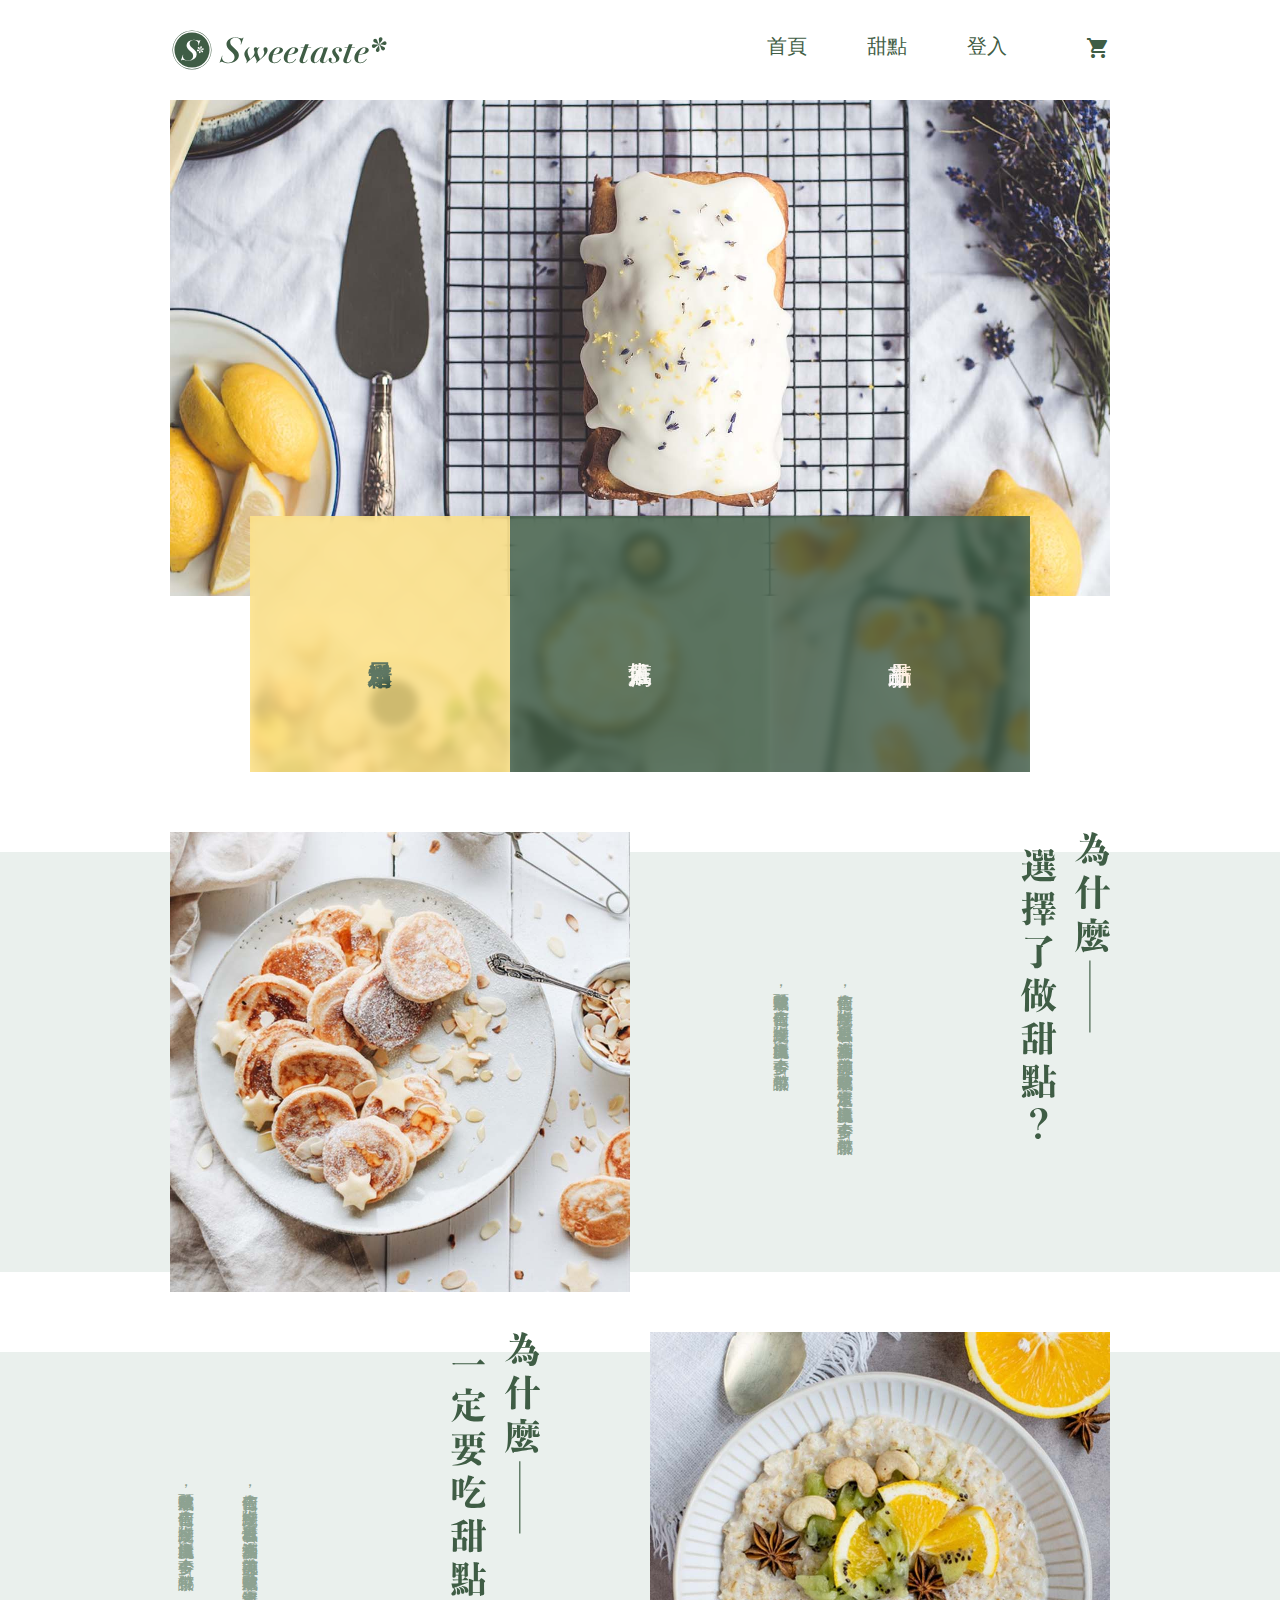
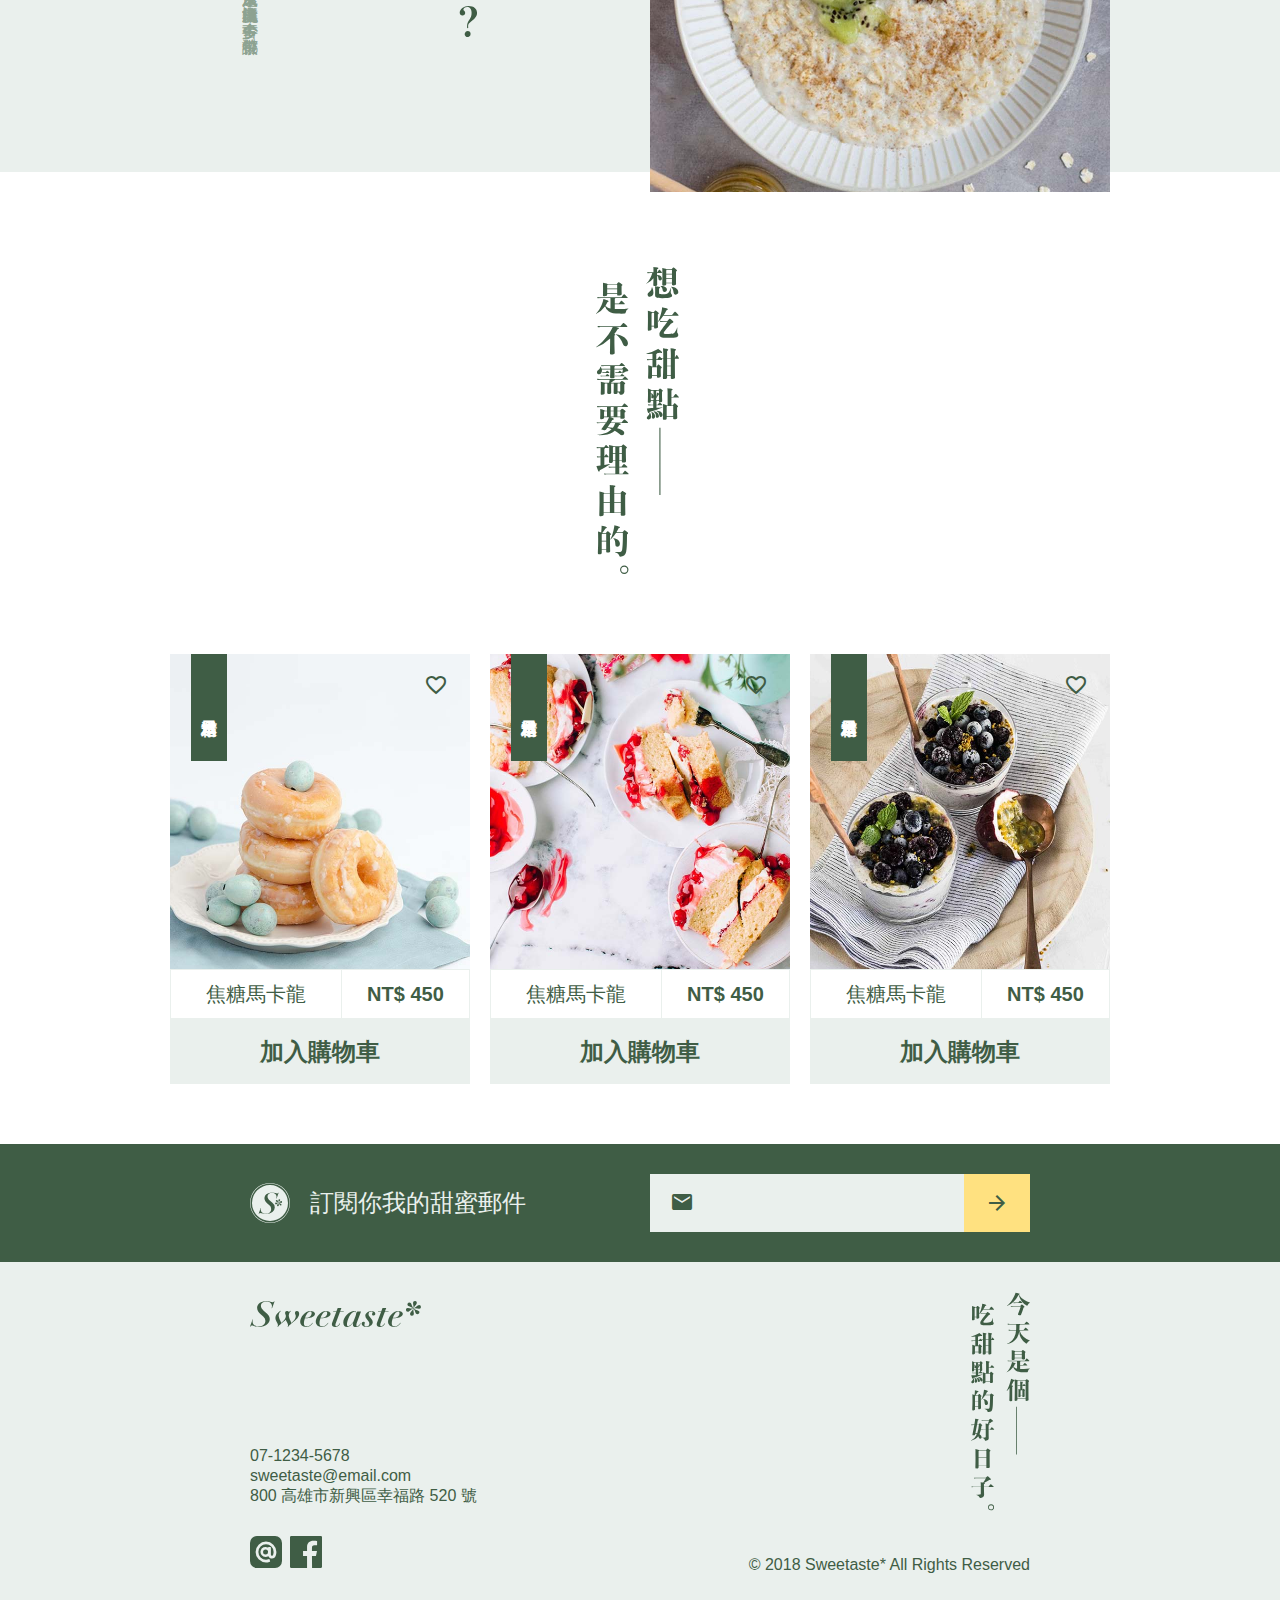
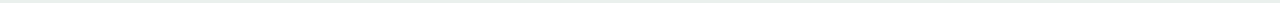
<file: index.html>
<!DOCTYPE html>
<html lang="en">
<head>
    <!-- 設計稿:https://xd.adobe.com/spec/934efdb7-a7e4-47d5-572e-efece0914f62-e57f/grid -->
    <meta charset="UTF-8">
    <meta http-equiv="X-UA-Compatible" content="IE=edge">
    <meta name="viewport" content="width=device-width, initial-scale=1.0">
    <meta name="format-detection" content="telephone=no" />
    <link rel="stylesheet" href="https://cdnjs.cloudflare.com/ajax/libs/font-awesome/6.2.0/css/all.min.css">
    <link href="https://fonts.googleapis.com/icon?family=Material+Icons" rel="stylesheet">
    <link rel="stylesheet" href="css/all.css">
    <script src="https://code.jquery.com/jquery-3.5.1.min.js"></script>
    <script src="js/navbar.js"></script>
    <title>Sweetaste*</title>
</head>
<body>
    <!-- header navbar-->
    <header class="container">
        <nav class="navbar py-30">
            <a href="#" class="ham-icon">
                <i class="fas fa-bars"></i>
            </a>
            <a href="index.html"><div class="logo-all"></div></a>
            <div class="flex-x">
                <ul class="dropdown">
                    <li><a href="index.html">首頁</a></li>
                    <li><a href="product.html">甜點</a></li>
                    <li><a href="login.html">登入</a></li>
                </ul>
                <a href="cart.html" class="icon-cart"><span class="material-icons">shopping_cart</span></a>
            </div>           
        </nav>
    </header>
    <!-- slider -->
    <section class="slider">
        <div class="container">
            <img src="image/slide.jpg" alt="slide" class="banner">
            <ul class="slide_item">
                <li class="box">
                    <img src="image/topic_1.jpg" alt="">
                    <a href="###" class="topic-secondary">本日精選</a>
                </li>
                <li class="box">
                    <img src="image/topic_2.jpg" alt="">
                    <a href="###" class="topic-primary">人氣推薦</a>
                </li>
                <li class="box">
                    <img src="image/topic_3.jpg" alt="">
                    <a href="###" class="topic-primary">新品上市</a>
                </li>
            </ul>
        </div>
    </section>
    <!-- card -->
    <section>
        <div class="card">
            <div class="card-bg">
                <ul class="card-item container">
                    <li class="title"><div class="title-img custom-title1"></div></li>
                    <li class="content order-1">
                        <p>青山依舊在，幾度夕陽紅。慣看秋月春風。一壺濁酒喜相逢，浪花淘盡英雄。是非成敗轉頭空，滾滾長江東逝水，白髮漁樵江渚上，古今多少事，都付笑談中。<br><br>
                        是非成敗轉頭空，青山依舊在，幾度夕陽紅。白髮漁樵江渚上，古今多少事，都付笑談中。</p>
                    </li>
                    <li class="card-img">
                        <img src="image/reason1.jpg" alt="" ></img>
                    </li>
                </ul>
            </div>
        </div>
        <div class="card">
            <div class="card-bg">
                <ul class="card-item container">
                    <li class="card-img order-2">
                        <img src="image/reason2.jpg" alt="" ></img>
                    </li>
                    <li class="title order-1"><div class="title-img custom-title2"></div></li>
                    <li class="content content-1 order-3">
                        <p dir="ltr">青山依舊在，幾度夕陽紅。慣看秋月春風。一壺濁酒喜相逢，浪花淘盡英雄。是非成敗轉頭空，滾滾長江東逝水，白髮漁樵江渚上，古今多少事，都付笑談中。<br><br>
                        是非成敗轉頭空，青山依舊在，幾度夕陽紅。白髮漁樵江渚上，古今多少事，都付笑談中。</p>
                    </li>
                </ul>
            </div>
        </div>
        <div class="custom-title3"></div>
    </section>
    <!-- cart-item -->
    <!-- TODO: 愛心JS -->
    <section class="container">
        <ul class="cart-item">
            <li>
                <img src="image/item1.jpg" alt="">
                <div class="tag">本日精選</div>
                <span class="material-icons favorite">favorite_border</span>
                <ul class="cart-info">
                    <li class="title">焦糖馬卡龍</div>
                    <li class="price">NT$ 450</div>
                </ul>
                <input type="button" class="cart-btn" value="加入購物車">
            </li>
            <li class="mobile-display-none">
                <img src="image/item2.jpg" alt="">
                <div class="tag">本日精選</div>
                <span class="material-icons favorite">favorite_border</span>
                <ul class="cart-info">
                    <li class="title">焦糖馬卡龍</div>
                    <li class="price">NT$ 450</div>
                </ul>
                <input type="button" class="cart-btn" value="加入購物車">
            </li>
            <li class="mobile-display-none">
                <img src="image/item3.jpg" alt="">
                <div class="tag">本日精選</div>
                <span class="material-icons favorite">favorite_border</span>
                <ul class="cart-info">
                    <li class="title">焦糖馬卡龍</div>
                    <li class="price">NT$ 450</div>
                </ul>
                <input type="button" class="cart-btn" value="加入購物車">
            </li>
        </ul>
    </section>
    <!-- footer -->
    <footer>
        <ul class="mailme py-30">
            <div class="footer-container mailme-inner">
                <li class="title">
                    <img src="image/logo-light.svg" alt="logo" class="logo">
                    <p>訂閱你我的甜蜜郵件</p>
                </li>
                <li class="input-group">
                    <span class="material-icons icon">email</span>
                    <input type="email" name="email">
                    <button class="submit">
                        <span class="material-icons">arrow_forward</span>
                    </button>
                </li>
            </div>
        </ul>
        <div class="footer-main py-30">
            <div class="footer-container footer-content">
                    <div class="left-side">
                        <img src="image/logotype-lg-dark.svg" alt="logo" class="logo-lg-dark" width="171px" height="27px">
                        <ul class="info">
                            <li><p>07-1234-5678</p></li>
                            <li><p>sweetaste@email.com</p></li>
                            <li><p>800 高雄市新興區幸福路 520 號</p></li>
                        </ul>
                        <ul class="icon-group">
                            <li>
                                <img src="image/ic-line@.svg" alt="line@" width="32px">
                            </li>
                            <li>
                                <img src="image/ic-facebook.svg" alt="facebook" width="32px">
                            </li>
                        </ul>
                    </div>               
                    <div class="right-side">
                        <img src="image/sm-今天是個吃甜點的好日子.svg" alt="">
                        <p>© 2018 Sweetaste* All Rights Reserved</p>
                    </div>
            </div>
        </div>
    </footer>
</body>
</html>
</file>
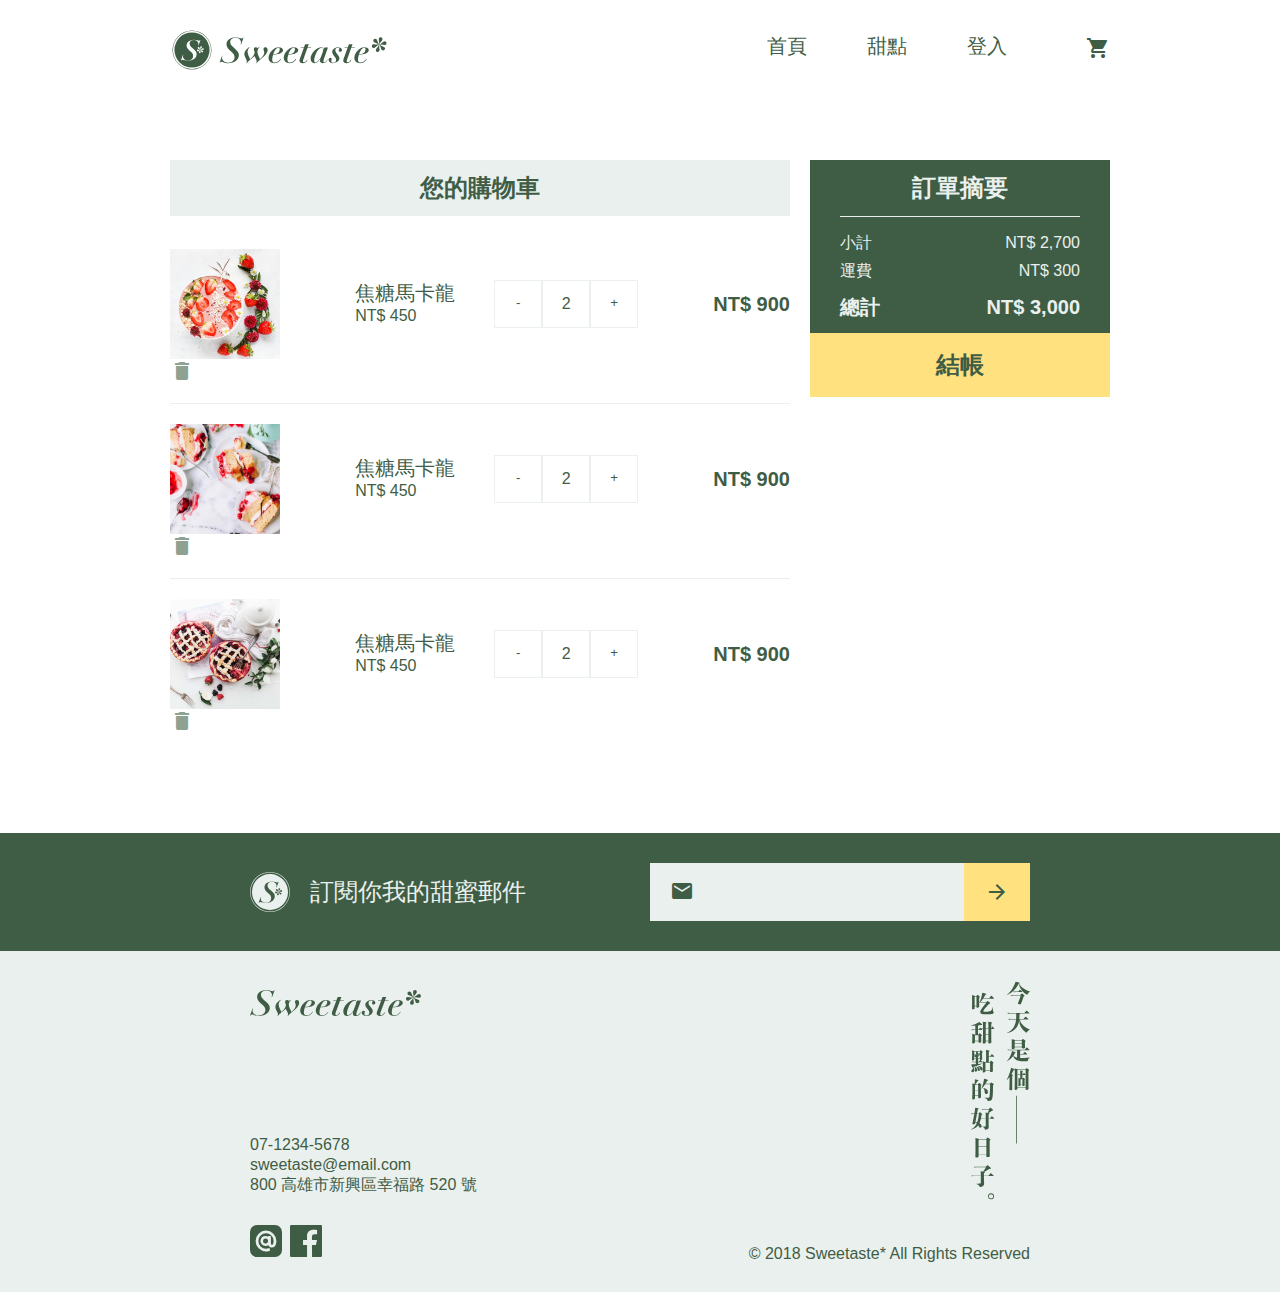
<file: cart.html>
<!DOCTYPE html>
<html lang="en">
<head>
    <meta charset="UTF-8">
    <meta http-equiv="X-UA-Compatible" content="IE=edge">
    <meta name="viewport" content="width=device-width, initial-scale=1.0">  
    <meta name="format-detection" content="telephone=no" />
    <link rel="stylesheet" href="https://cdnjs.cloudflare.com/ajax/libs/font-awesome/6.2.0/css/all.min.css">
    <link href="https://fonts.googleapis.com/icon?family=Material+Icons" rel="stylesheet">
    <link rel="stylesheet" href="css/cart.css">
    <script src="https://code.jquery.com/jquery-3.5.1.min.js"></script>
    <script src="js/navbar.js"></script>
    <title>Sweetaste*</title>
</head>
<body>
    <!-- header navbar-->
    <header class="container">
        <nav class="navbar py-30">
            <a href="#" class="ham-icon">
                <i class="fas fa-bars"></i>
            </a>
            <a href="index.html"><div class="logo-all"></div></a>
            <div class="flex-x">
                <ul class="dropdown">
                    <li><a href="index.html">首頁</a></li>
                    <li><a href="product.html">甜點</a></li>
                    <li><a href="login.html">登入</a></li>
                </ul>
                <a href="cart.html" class="icon-cart"><span class="material-icons">shopping_cart</span></a>
            </div>           
        </nav>
    </header>
    <section class="cart">
        <div class="container cart-inner">
            <!-- 購物車清單 -->
            <ul class="cartLeft">
                <li class="title">您的購物車</li>
                <li class="cartDetail">
                    <img src="image/item8.avif" alt="">
                    <div class="cartContent">
                        <div class="">
                            <p class="cartProductName">焦糖馬卡龍</p>
                            <p class="cartProductPrice">NT$ 450</p>
                        </div>
                        <ul class="cartProductCounter">
                            <li>
                                <button class="btn btn-white">-</button>
                            </li>
                            <li>
                                <input type="text" value="2">
                            </li>
                            <li>
                                <button class="btn btn-white">+</button>
                            </li>
                        </ul>
                    </div>
                    <p class="totalPrice">NT$ 900</p>
                    <span class="material-icons delete-icon">delete_outline</span>
                </li>
                <li class="cartDetail">
                    <img src="image/item2.jpg" alt="">
                    <div class="cartContent">
                        <div class="">
                            <p class="cartProductName">焦糖馬卡龍</p>
                            <p class="cartProductPrice">NT$ 450</p>
                        </div>
                        <ul class="cartProductCounter">
                            <li>
                                <button class="btn btn-white">-</button>
                            </li>
                            <li>
                                <input type="text" value="2">
                            </li>                            
                            <li>
                                <button class="btn btn-white">+</button>
                            </li>
                        </ul>
                    </div>
                    <p class="totalPrice">NT$ 900</p>
                    <span class="material-icons delete-icon">delete_outline</span>
                </li>
                <li class="cartDetail">
                    <img src="image/item5.jpg" alt="">
                    <div class="cartContent">
                        <div class="">
                            <p class="cartProductName">焦糖馬卡龍</p>
                            <p class="cartProductPrice">NT$ 450</p>
                        </div>
                        <ul class="cartProductCounter">
                            <li>
                                <button id="minus" class="btn btn-white qtyminus">-</button>
                            </li>
                            <li id="">
                                <input type="text" value="2" id="countnum">
                            </li>                            
                            <li>
                                <button id="plus" class="btn btn-white qtyplus">+</button>
                            </li>
                        </ul>
                    </div>
                    <p class="totalPrice">NT$ 900</p>
                    <span class="material-icons delete-icon">delete_outline</span>
                </li>
            </ul>
            <!-- 訂單摘要 -->
            <ul class="cartRight">
                <li class="">
                    <p class="subtitle">訂單摘要</p>                  
                </li>
                <li class="content">
                    <p>小計</p>
                    <p>NT$ 2,700</p>
                </li>
                <li class="content">
                    <p>運費</p>
                    <p>NT$ 300</p>
                </li>
                <li class="cartTotal">
                    <p>總計</p>
                    <p>NT$ 3,000</p>
                </li>
                <li>
                    <a href="checkout1_ship.html"><button class="btn btn-secondary">結帳</button></a>
                </li>
            </ul>
        </div>
    </section>
    <!-- footer -->
    <footer>
        <ul class="mailme py-30">
            <div class="footer-container mailme-inner">
                <li class="title">
                    <img src="image/logo-light.svg" alt="logo" class="logo">
                    <p>訂閱你我的甜蜜郵件</p>
                </li>
                <li class="input-group">
                    <span class="material-icons icon">email</span>
                    <input type="email" name="email">
                    <button class="submit">
                        <span class="material-icons">arrow_forward</span>
                    </button>
                </li>
            </div>
        </ul>
        <div class="footer-main py-30">
            <div class="footer-container footer-content">
                    <div class="left-side">
                        <img src="image/logotype-lg-dark.svg" alt="logo" class="logo-lg-dark" width="171px" height="27px">
                        <ul class="info">
                            <li><p>07-1234-5678</p></li>
                            <li><p>sweetaste@email.com</p></li>
                            <li><p>800 高雄市新興區幸福路 520 號</p></li>
                        </ul>
                        <ul class="icon-group">
                            <li>
                                <img src="image/ic-line@.svg" alt="line@" width="32px">
                            </li>
                            <li>
                                <img src="image/ic-facebook.svg" alt="facebook" width="32px">
                            </li>
                        </ul>
                    </div>               
                    <div class="right-side">
                        <img src="image/sm-今天是個吃甜點的好日子.svg" alt="">
                        <p>© 2018 Sweetaste* All Rights Reserved</p>
                    </div>
            </div>
        </div>
    </footer>
</body>
</html>
</file>
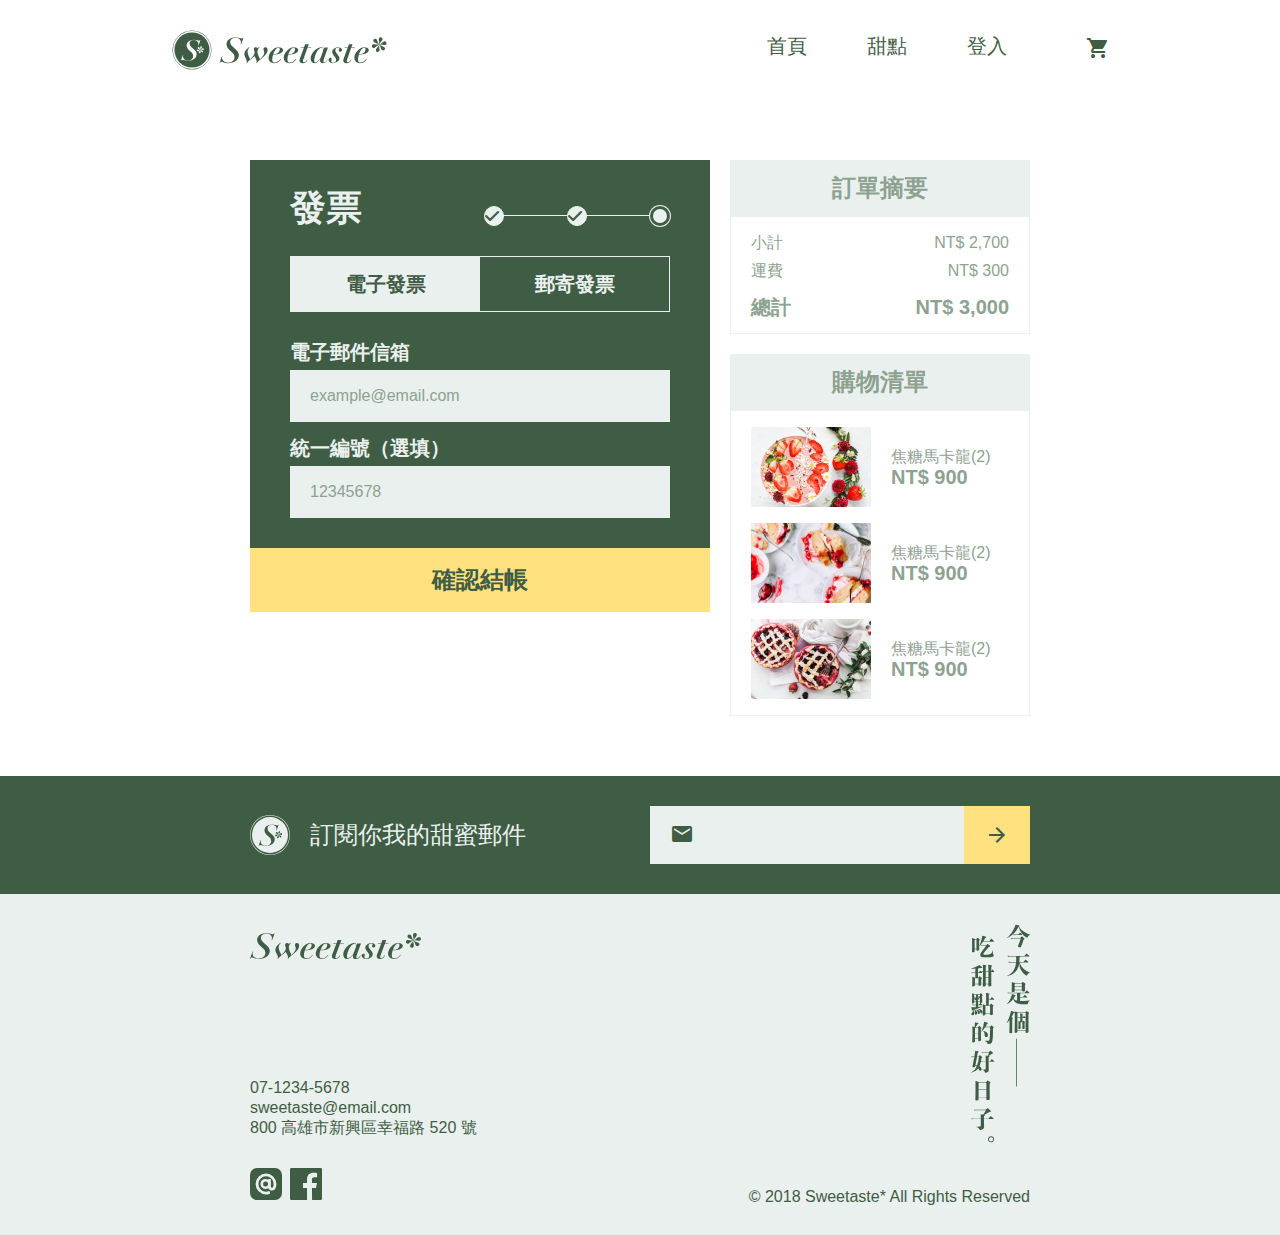
<file: chechout3_bill.html>
<!DOCTYPE html>
<html lang="en">
<head>
    <meta charset="UTF-8">
    <meta http-equiv="X-UA-Compatible" content="IE=edge">
    <meta name="viewport" content="width=device-width, initial-scale=1.0">  
    <meta name="format-detection" content="telephone=no" />
    <link rel="stylesheet" href="https://cdnjs.cloudflare.com/ajax/libs/font-awesome/6.2.0/css/all.min.css">
    <link href="https://fonts.googleapis.com/icon?family=Material+Icons" rel="stylesheet">
    <link rel="stylesheet" href="css/checkout.css">
    <script src="https://code.jquery.com/jquery-3.5.1.min.js"></script>
    <script src="js/navbar.js"></script>
    <title>Sweetaste*</title>
</head>

<body>
    <!-- header navbar-->
    <header class="container">
        <nav class="navbar py-30">
            <a href="#" class="ham-icon">
                <i class="fas fa-bars"></i>
            </a>
            <a href="index.html"><div class="logo-all"></div></a>
            <div class="flex-x">
                <ul class="dropdown">
                    <li><a href="index.html">首頁</a></li>
                    <li><a href="product.html">甜點</a></li>
                    <li><a href="login.html">登入</a></li>
                </ul>
                <a href="cart.html" class="icon-cart"><span class="material-icons">shopping_cart</span></a>
            </div>           
        </nav>
    </header>
    <section class="checkout-card">
        <div class="left">
            <ul class="left-content">
                <li class="title">
                    <h1>發票</h1>
                    <ul id="progressbar" class="progressbar row-fluid">
                        <li class="checkOver"></li>
                        <li class="checkOver"></li>
                        <li class="active"></li>
                    </ul>
                </li>
                <li class="flex-x bill-btn">
                    <button id="eBill" class="btn btn-info">電子發票</button>
                    <button id="sendBill" class="btn btn-primary">郵寄發票</button>
                </li>
                <li class="row mb-16" id="emailOuter">
                    <label for="email" class="mb-8">電子郵件信箱</label>
                    <input type="email" id="email" placeholder="example@email.com">
                </li>
                <li class="row flex-y mb-16" id="addressOuter" style="display:none;">
                    <div class="flex-x mb-8">
                        <label for="address">地址</label>
                        <div class="form-check">
                            <input type="checkbox" id="sameAddress">
                            <label for="sameAddress" style="font-size: 16px;">同運送地址</label>
                        </div>   
                    </div>
                    <div class="flex-x">
                        <div class="row-fluid">
                            <select class="form-select row-fluid mb-8" id="city">
                                <option>請選擇</option>
                                <option value="台北市">台北市</option>
                                <option value="台中市">台中市</option>
                                <option value="高雄市" selected>高雄市</option>
                            </select>
                        </div>
                        <div class="row-fluid">
                            <select class="form-select row-fluid mb-8" id="district">
                                <option>請選擇</option>
                                <option value="左營區">左營區</option>
                                <option value="鼓山區">鼓山區</option>
                                <option value="新興區" selected>新興區</option>
                            </select>
                        </div>
                    </div>                   
                    <input type="text" id="address" placeholder="幸福路 520 號">
                </li>
                <li class="row">
                    <label for="commpanyNumber" class="mb-8">統一編號（選填）</label>
                    <input type="text" id="commpanyNumber" placeholder="12345678">
                </li>
            </ul>           
            <a href="#">
                <button class="btn btn-secondary">確認結帳</button>
            </a>
        </div>
        <ul class="right">
            <div>
                <h3 class="subtitle">訂單摘要</h3>
                <ul class="right-content" style="margin-bottom: 20px;">
                    <li class="flex-x mb-8">
                        <span>小計</span>
                        <span>NT$ 2,700</span>
                    </li>
                    <li class="flex-x mb-16">
                        <span>運費</span>
                        <span>NT$ 300</span>
                    </li>
                    <li class="flex-x price-mark">
                        <span>總計</span>
                        <span>NT$ 3,000</span>
                    </li>
                </ul>
            </div>
            <div>
                <h3 class="subtitle">購物清單</h3>
                <ul class="right-content shoppingList">
                    <li class="mb-16">
                        <img src="image/item8.avif" alt="">
                        <div>
                            <p>焦糖馬卡龍(2)</p>
                            <p class="price-mark">NT$ 900</p>    
                        </div>
                    </li>
                    <li class="mb-16">
                        <img src="image/item2.jpg" alt="">
                        <div>
                            <p>焦糖馬卡龍(2)</p>
                            <p class="price-mark">NT$ 900</p>    
                        </div>
                    </li>
                    <li class="">
                        <img src="image/item5.jpg" alt="">
                        <div>
                            <p>焦糖馬卡龍(2)</p>
                            <p class="price-mark">NT$ 900</p>    
                        </div>
                    </li>
                </ul>
            </div>
        </ul>
    </section>

    <!-- footer -->
    <footer>
        <ul class="mailme py-30">
            <div class="footer-container mailme-inner">
                <li class="title">
                    <img src="image/logo-light.svg" alt="logo" class="logo">
                    <p>訂閱你我的甜蜜郵件</p>
                </li>
                <li class="input-group">
                    <span class="material-icons icon">email</span>
                    <input type="email" name="email">
                    <button class="submit">
                        <span class="material-icons">arrow_forward</span>
                    </button>
                </li>
            </div>
        </ul>
        <div class="footer-main py-30">
            <div class="footer-container footer-content">
                    <div class="left-side">
                        <img src="image/logotype-lg-dark.svg" alt="logo" class="logo-lg-dark" width="171px" height="27px">
                        <ul class="info">
                            <li><p>07-1234-5678</p></li>
                            <li><p>sweetaste@email.com</p></li>
                            <li><p>800 高雄市新興區幸福路 520 號</p></li>
                        </ul>
                        <ul class="icon-group">
                            <li>
                                <img src="image/ic-line@.svg" alt="line@" width="32px">
                            </li>
                            <li>
                                <img src="image/ic-facebook.svg" alt="facebook" width="32px">
                            </li>
                        </ul>
                    </div>               
                    <div class="right-side">
                        <img src="image/sm-今天是個吃甜點的好日子.svg" alt="">
                        <p>© 2018 Sweetaste* All Rights Reserved</p>
                    </div>
            </div>
        </div>
    </footer>
</body>
</html>
<script>
    const billBtn = document.querySelector('.bill-btn');

    billBtn.addEventListener('click',function(e){
        let btnid = e.target.id;
        const eBill = document.getElementById('eBill');
        const sendBill = document.getElementById('sendBill');
        if (btnid == 'eBill'){
            eBill.setAttribute('class','btn btn-info');
            sendBill.setAttribute('class','btn btn-primary');
            document.getElementById('emailOuter').style.display = 'block';
            document.getElementById('addressOuter').style.display = 'none';
        }else if (btnid == 'sendBill'){
            sendBill.setAttribute('class','btn btn-info');
            eBill.setAttribute('class','btn btn-primary');
            document.getElementById('emailOuter').style.display = 'none';
            document.getElementById('addressOuter').style.display = 'block';
        }
    })
</script>
</file>
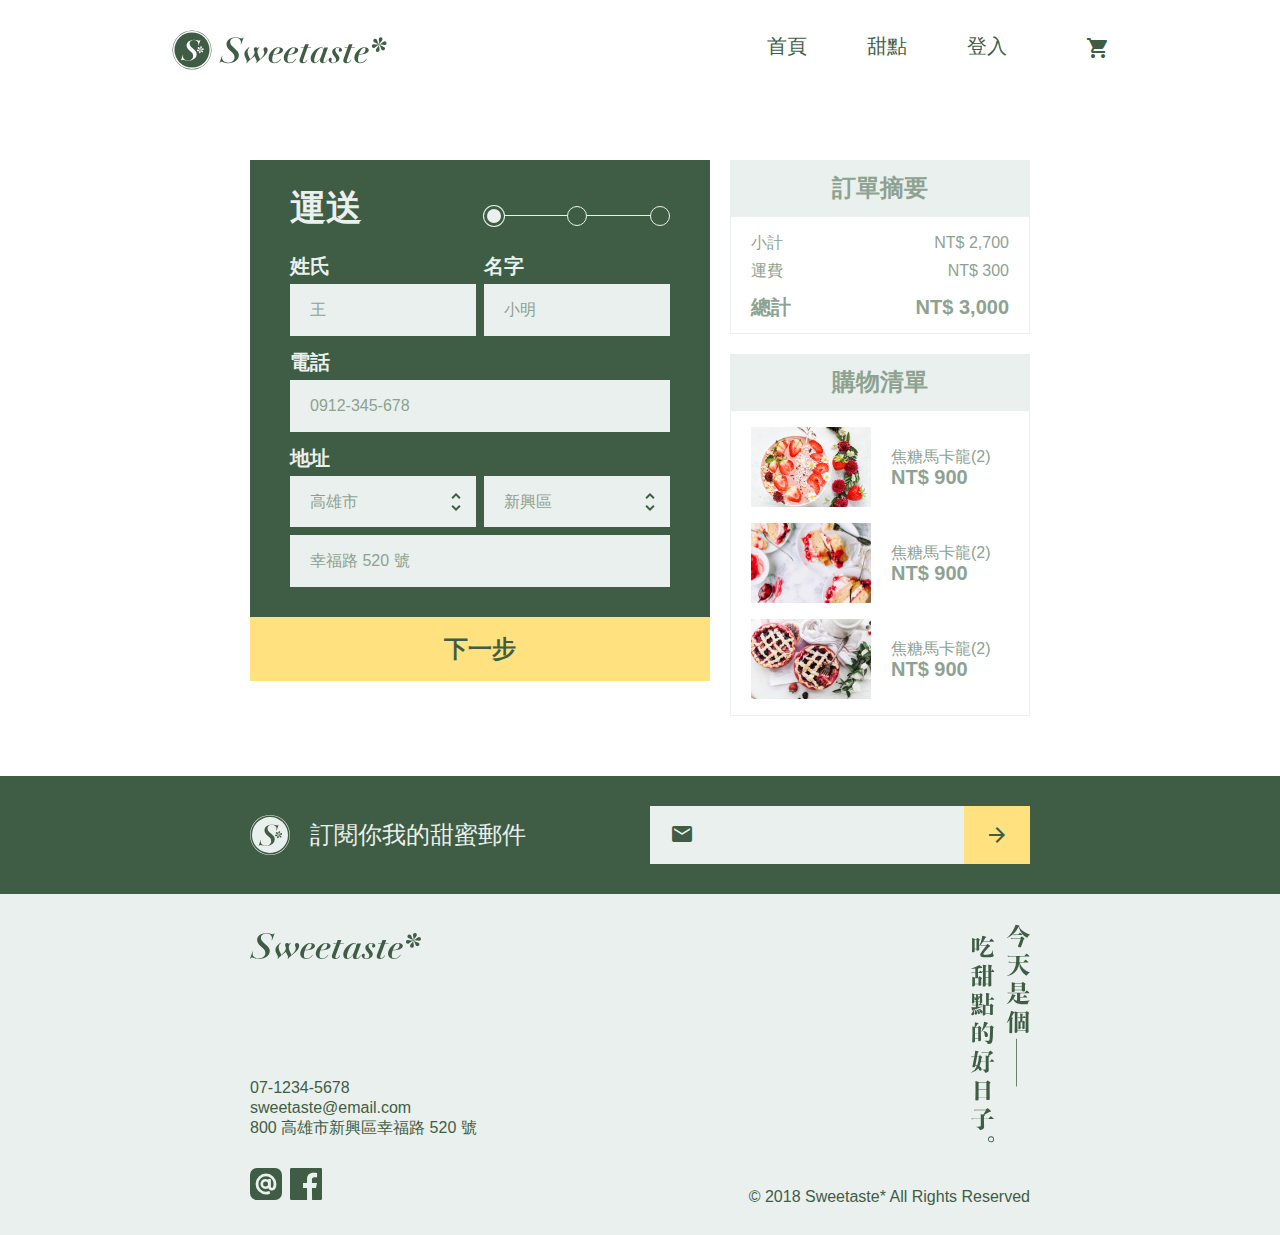
<file: checkout1_ship.html>
<!DOCTYPE html>
<html lang="en">
<head>
    <meta charset="UTF-8">
    <meta http-equiv="X-UA-Compatible" content="IE=edge">
    <meta name="viewport" content="width=device-width, initial-scale=1.0">  
    <meta name="format-detection" content="telephone=no" />
    <link rel="stylesheet" href="https://cdnjs.cloudflare.com/ajax/libs/font-awesome/6.2.0/css/all.min.css">
    <link href="https://fonts.googleapis.com/icon?family=Material+Icons" rel="stylesheet">
    <link rel="stylesheet" href="css/checkout.css">
    <script src="https://code.jquery.com/jquery-3.5.1.min.js"></script>
    <script src="js/navbar.js"></script>
    <title>Sweetaste*</title>
</head>

<body>
    <!-- header navbar-->
    <header class="container">
        <nav class="navbar py-30">
            <a href="#" class="ham-icon">
                <i class="fas fa-bars"></i>
            </a>
            <a href="index.html"><div class="logo-all"></div></a>
            <div class="flex-x">
                <ul class="dropdown">
                    <li><a href="index.html">首頁</a></li>
                    <li><a href="product.html">甜點</a></li>
                    <li><a href="login.html">登入</a></li>
                </ul>
                <a href="cart.html" class="icon-cart"><span class="material-icons">shopping_cart</span></a>
            </div>           
        </nav>
    </header>
    <section class="checkout-card">
        <div class="left">
            <ul class="left-content">
                <li class="title">
                    <h1>運送</h1>
                    <ul id="progressbar" class="progressbar row-fluid">
                        <li class="active"></li>
                        <li></li>
                        <li></li>
                    </ul>
                </li>
                <li class="row flex-x mb-16">
                    <div class="row-fluid">
                        <label for="lastname" class="mb-8">姓氏</label>
                        <input type="text" id="lastname" placeholder="王">
                    </div>
                    <div class="row-fluid">
                        <label for="firstname" class="mb-8">名字</label>
                        <input type="text" id="firstname" placeholder="小明">
                    </div>
                </li>
                <li class="row mb-16">
                    <label for="phone" class="mb-8">電話</label>
                    <input type="text" id="phone" placeholder="0912-345-678">
                </li>
                <li class="row flex-y">
                    <label for="address" class="mb-8">地址</label>
                    <div class="flex-x">
                        <div class="row-fluid">
                            <select class="form-select row-fluid mb-8" id="city">
                                <option>請選擇</option>
                                <option value="台北市">台北市</option>
                                <option value="台中市">台中市</option>
                                <option value="高雄市" selected>高雄市</option>
                            </select>
                        </div>
                        <div class="row-fluid">
                            <select class="form-select row-fluid mb-8" id="district">
                                <option>請選擇</option>
                                <option value="左營區">左營區</option>
                                <option value="鼓山區">鼓山區</option>
                                <option value="新興區" selected>新興區</option>
                            </select>
                        </div>
                    </div>                   
                    <input type="text" id="address" placeholder="幸福路 520 號">
                </li>
            </ul>           
            <a href="checkout2_payment.html">
                <button class="btn btn-secondary">下一步</button>
            </a>
        </div>
        <ul class="right">
            <div>
                <h3 class="subtitle">訂單摘要</h3>
                <ul class="right-content" style="margin-bottom: 20px;">
                    <li class="flex-x mb-8">
                        <span>小計</span>
                        <span>NT$ 2,700</span>
                    </li>
                    <li class="flex-x mb-16">
                        <span>運費</span>
                        <span>NT$ 300</span>
                    </li>
                    <li class="flex-x price-mark">
                        <span>總計</span>
                        <span>NT$ 3,000</span>
                    </li>
                </ul>
            </div>
            <div>
                <h3 class="subtitle">購物清單</h3>
                <ul class="right-content shoppingList">
                    <li class="mb-16">
                        <img src="image/item8.avif" alt="">
                        <div>
                            <p>焦糖馬卡龍(2)</p>
                            <p class="price-mark">NT$ 900</p>    
                        </div>
                    </li>
                    <li class="mb-16">
                        <img src="image/item2.jpg" alt="">
                        <div>
                            <p>焦糖馬卡龍(2)</p>
                            <p class="price-mark">NT$ 900</p>    
                        </div>
                    </li>
                    <li class="">
                        <img src="image/item5.jpg" alt="">
                        <div>
                            <p>焦糖馬卡龍(2)</p>
                            <p class="price-mark">NT$ 900</p>    
                        </div>
                    </li>
                </ul>
            </div>
        </ul>
    </section>

    <!-- footer -->
    <footer>
        <ul class="mailme py-30">
            <div class="footer-container mailme-inner">
                <li class="title">
                    <img src="image/logo-light.svg" alt="logo" class="logo">
                    <p>訂閱你我的甜蜜郵件</p>
                </li>
                <li class="input-group">
                    <span class="material-icons icon">email</span>
                    <input type="email" name="email">
                    <button class="submit">
                        <span class="material-icons">arrow_forward</span>
                    </button>
                </li>
            </div>
        </ul>
        <div class="footer-main py-30">
            <div class="footer-container footer-content">
                    <div class="left-side">
                        <img src="image/logotype-lg-dark.svg" alt="logo" class="logo-lg-dark" width="171px" height="27px">
                        <ul class="info">
                            <li><p>07-1234-5678</p></li>
                            <li><p>sweetaste@email.com</p></li>
                            <li><p>800 高雄市新興區幸福路 520 號</p></li>
                        </ul>
                        <ul class="icon-group">
                            <li>
                                <img src="image/ic-line@.svg" alt="line@" width="32px">
                            </li>
                            <li>
                                <img src="image/ic-facebook.svg" alt="facebook" width="32px">
                            </li>
                        </ul>
                    </div>               
                    <div class="right-side">
                        <img src="image/sm-今天是個吃甜點的好日子.svg" alt="">
                        <p>© 2018 Sweetaste* All Rights Reserved</p>
                    </div>
            </div>
        </div>
    </footer>
</body>
</html>
</file>
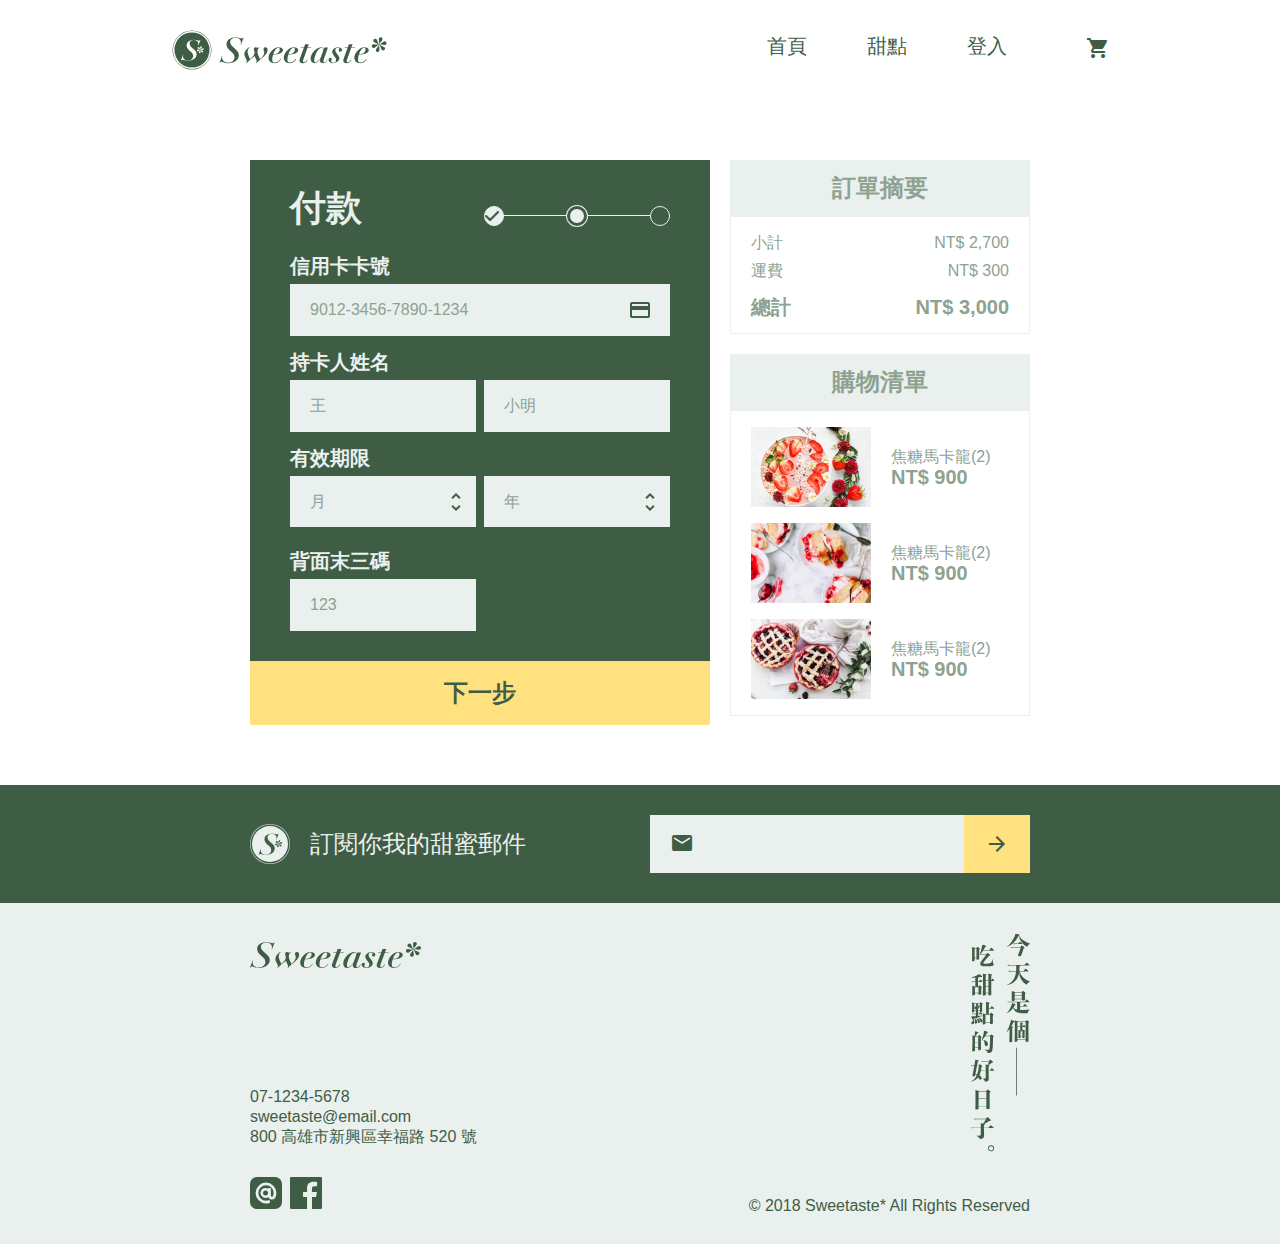
<file: checkout2_payment.html>
<!DOCTYPE html>
<html lang="en">
<head>
    <meta charset="UTF-8">
    <meta http-equiv="X-UA-Compatible" content="IE=edge">
    <meta name="viewport" content="width=device-width, initial-scale=1.0">  
    <meta name="format-detection" content="telephone=no" />
    <link rel="stylesheet" href="https://cdnjs.cloudflare.com/ajax/libs/font-awesome/6.2.0/css/all.min.css">
    <link href="https://fonts.googleapis.com/icon?family=Material+Icons" rel="stylesheet">
    <link rel="stylesheet" href="css/checkout.css">
    <script src="https://code.jquery.com/jquery-3.5.1.min.js"></script>
    <script src="js/navbar.js"></script>
    <title>Sweetaste*</title>
</head>

<body>
    <!-- header navbar-->
    <header class="container">
        <nav class="navbar py-30">
            <a href="#" class="ham-icon">
                <i class="fas fa-bars"></i>
            </a>
            <a href="index.html"><div class="logo-all"></div></a>
            <div class="flex-x">
                <ul class="dropdown">
                    <li><a href="index.html">首頁</a></li>
                    <li><a href="product.html">甜點</a></li>
                    <li><a href="login.html">登入</a></li>
                </ul>
                <a href="cart.html" class="icon-cart"><span class="material-icons">shopping_cart</span></a>
            </div>           
        </nav>
    </header>
    <section class="checkout-card">
        <div class="left">
            <ul class="left-content">
                <li class="title">
                    <h1>付款</h1>
                    <ul id="progressbar" class="progressbar row-fluid">
                        <li class="checkOver"></li>
                        <li class="active"></li>
                        <li></li>
                    </ul>
                </li>
                <li class="row mb-16">
                    <label for="creditcardNum" class="mb-8">信用卡卡號</label>
                    <input type="text" id="creditcardNum" class="creditcard-icon" placeholder="9012-3456-7890-1234">
                </li>
                <li class="row flex-y mb-16">
                    <label for="creditcardName" class="mb-8">持卡人姓名</label>
                    <div class="flex-x">
                        <div class="row-fluid">
                            <input type="text" id="lastname" placeholder="王" >
                        </div>
                        <div class="row-fluid">
                            <input type="text" class="row-fluid" id="firstname" placeholder="小明">                        
                        </div>
                    </div>
                </li>
                <li class="row flex-y mb-16">
                    <label for="creditcardPeriod" class="mb-8">有效期限</label>
                    <div class="flex-x">
                        <div class="row-fluid">
                            <select class="form-select row-fluid mb-8" id="creditcardMonth">
                                <option selected>月</option>
                                <option value="1">1</option>
                                <option value="2">2</option>
                                <option value="3">3</option>
                                <option value="4">4</option>
                                <option value="5">5</option>
                                <option value="6">6</option>
                                <option value="7">7</option>
                                <option value="8">8</option>
                                <option value="9">9</option>
                                <option value="10">10</option>
                                <option value="11">11</option>
                                <option value="12">12</option>
                            </select>
                        </div>
                        <div class="row-fluid">
                            <select class="form-select row-fluid mb-8" id="creditcardYear">
                                <option selected>年</option>
                                <option value="2022">2022</option>
                                <option value="2023">2023</option>
                                <option value="2024">2024</option>
                                <option value="2025">2025</option>
                                <option value="2026">2026</option>
                            </select>
                        </div>
                    </div>                   
                </li>
                <li class="row">
                    <div class="row-fluid">
                        <label for="creditcardCode" class="mb-8">背面末三碼</label>
                        <input type="text" id="creditcardCode" placeholder="123">
                    </div>
                </li>
            </ul>           
            <a href="chechout3_bill.html">
                <button class="btn btn-secondary">下一步</button>
            </a>
        </div>
        <ul class="right">
            <div>
                <h3 class="subtitle">訂單摘要</h3>
                <ul class="right-content" style="margin-bottom: 20px;">
                    <li class="flex-x mb-8">
                        <span>小計</span>
                        <span>NT$ 2,700</span>
                    </li>
                    <li class="flex-x mb-16">
                        <span>運費</span>
                        <span>NT$ 300</span>
                    </li>
                    <li class="flex-x price-mark">
                        <span>總計</span>
                        <span>NT$ 3,000</span>
                    </li>
                </ul>
            </div>
            <div>
                <h3 class="subtitle">購物清單</h3>
                <ul class="right-content shoppingList">
                    <li class="mb-16">
                        <img src="image/item8.avif" alt="">
                        <div>
                            <p>焦糖馬卡龍(2)</p>
                            <p class="price-mark">NT$ 900</p>    
                        </div>
                    </li>
                    <li class="mb-16">
                        <img src="image/item2.jpg" alt="">
                        <div>
                            <p>焦糖馬卡龍(2)</p>
                            <p class="price-mark">NT$ 900</p>    
                        </div>
                    </li>
                    <li class="">
                        <img src="image/item5.jpg" alt="">
                        <div>
                            <p>焦糖馬卡龍(2)</p>
                            <p class="price-mark">NT$ 900</p>    
                        </div>
                    </li>
                </ul>
            </div>
        </ul>
    </section>

    <!-- footer -->
    <footer>
        <ul class="mailme py-30">
            <div class="footer-container mailme-inner">
                <li class="title">
                    <img src="image/logo-light.svg" alt="logo" class="logo">
                    <p>訂閱你我的甜蜜郵件</p>
                </li>
                <li class="input-group">
                    <span class="material-icons icon">email</span>
                    <input type="email" name="email">
                    <button class="submit">
                        <span class="material-icons">arrow_forward</span>
                    </button>
                </li>
            </div>
        </ul>
        <div class="footer-main py-30">
            <div class="footer-container footer-content">
                    <div class="left-side">
                        <img src="image/logotype-lg-dark.svg" alt="logo" class="logo-lg-dark" width="171px" height="27px">
                        <ul class="info">
                            <li><p>07-1234-5678</p></li>
                            <li><p>sweetaste@email.com</p></li>
                            <li><p>800 高雄市新興區幸福路 520 號</p></li>
                        </ul>
                        <ul class="icon-group">
                            <li>
                                <img src="image/ic-line@.svg" alt="line@" width="32px">
                            </li>
                            <li>
                                <img src="image/ic-facebook.svg" alt="facebook" width="32px">
                            </li>
                        </ul>
                    </div>               
                    <div class="right-side">
                        <img src="image/sm-今天是個吃甜點的好日子.svg" alt="">
                        <p>© 2018 Sweetaste* All Rights Reserved</p>
                    </div>
            </div>
        </div>
    </footer>
</body>
</html>
</file>
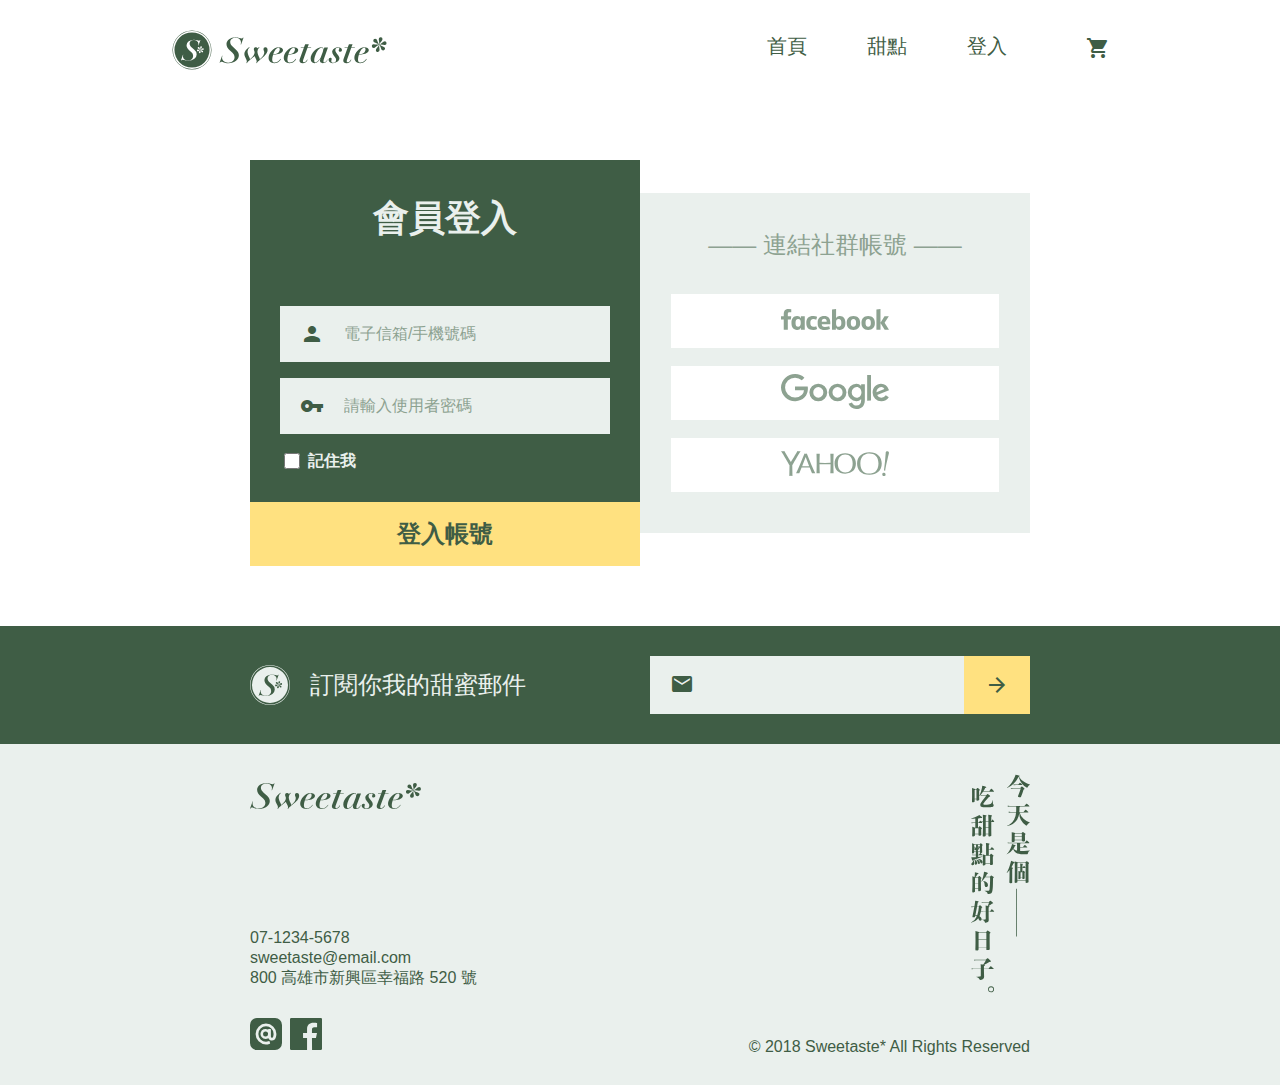
<file: login.html>
<!DOCTYPE html>
<html lang="en">
<head>
    <meta charset="UTF-8">
    <meta http-equiv="X-UA-Compatible" content="IE=edge">
    <meta name="viewport" content="width=device-width, initial-scale=1.0">  
    <meta name="format-detection" content="telephone=no" />
    <link rel="stylesheet" href="https://cdnjs.cloudflare.com/ajax/libs/font-awesome/6.2.0/css/all.min.css">
    <link href="https://fonts.googleapis.com/icon?family=Material+Icons" rel="stylesheet">
    <link rel="stylesheet" href="css/login.css">
    <script src="https://code.jquery.com/jquery-3.5.1.min.js"></script>
    <script src="js/navbar.js"></script>
    <title>Sweetaste*</title>
</head>
<body>
    <!-- header navbar-->
    <header class="container">
        <nav class="navbar py-30">
            <a href="#" class="ham-icon">
                <i class="fas fa-bars"></i>
            </a>
            <a href="index.html"><div class="logo-all"></div></a>
            <div class="flex-x">
                <ul class="dropdown">
                    <li><a href="index.html">首頁</a></li>
                    <li><a href="product.html">甜點</a></li>
                    <li><a href="login.html">登入</a></li>
                </ul>
                <a href="cart.html" class="icon-cart"><span class="material-icons">shopping_cart</span></a>
            </div>           
        </nav>
    </header>
    <section class="memberLogin">
        <div class="left">
            <p class="title">會員登入</p>
            <ul class="linkSocialMedia desktopDisplayNone">
                <li class="socialMediaLogo">
                    <a href="#">
                        <img src="image/ic-facebook-logotype.svg" alt="facebook">
                    </a>
                </li>
                <li class="socialMediaLogo">
                    <a href="#">
                        <img src="image/ic-google.svg" alt="google">
                    </a>
                </li>
                <li class="socialMediaLogo">
                    <a href="#">
                        <img src="image/ic-yahoo.svg" alt="yahoo">
                    </a>
                </li>
            </ul>
            <div class="login-form">
                <div class="input-group">
                    <span class="material-icons icon">person</span>
                    <input type="text" placeholder="電子信箱/手機號碼">
                </div>
                <div class="input-group">
                    <span class="material-icons icon">vpn_key</span>
                    <input type="password" placeholder="請輸入使用者密碼">
                </div>
                <!-- TODO:checkbox勾選顏色 -->
                <div class="form-check">
                    <input type="checkbox" value="" id="rember">
                    <label for="rember">記住我</label>
                </div>
            </div>
            <button class="btn btn-secondary">登入帳號</button>
        </div>
        <ul class="right linkSocialMedia">
            <li class="subtitle">—— 連結社群帳號 ——</li>
            <li class="socialMediaLogo">
                <a href="#">
                    <img src="image/ic-facebook-logotype.svg" alt="facebook">
                </a>
            </li>
            <li class="socialMediaLogo">
                <a href="#">
                    <img src="image/ic-google.svg" alt="google">
                </a>
            </li>
            <li class="socialMediaLogo">
                <a href="#">
                    <img src="image/ic-yahoo.svg" alt="yahoo">
                </a>
            </li>
        </ul>
    </section>
    <!-- footer -->
    <footer>
        <ul class="mailme py-30">
            <div class="footer-container mailme-inner">
                <li class="title">
                    <img src="image/logo-light.svg" alt="logo" class="logo">
                    <p>訂閱你我的甜蜜郵件</p>
                </li>
                <li class="input-group">
                    <span class="material-icons icon">email</span>
                    <input type="email" name="email">
                    <button class="submit">
                        <span class="material-icons">arrow_forward</span>
                    </button>
                </li>
            </div>
        </ul>
        <div class="footer-main py-30">
            <div class="footer-container footer-content">
                    <div class="left-side">
                        <img src="image/logotype-lg-dark.svg" alt="logo" class="logo-lg-dark" width="171px" height="27px">
                        <ul class="info">
                            <li><p>07-1234-5678</p></li>
                            <li><p>sweetaste@email.com</p></li>
                            <li><p>800 高雄市新興區幸福路 520 號</p></li>
                        </ul>
                        <ul class="icon-group">
                            <li>
                                <img src="image/ic-line@.svg" alt="line@" width="32px">
                            </li>
                            <li>
                                <img src="image/ic-facebook.svg" alt="facebook" width="32px">
                            </li>
                        </ul>
                    </div>               
                    <div class="right-side">
                        <img src="image/sm-今天是個吃甜點的好日子.svg" alt="">
                        <p>© 2018 Sweetaste* All Rights Reserved</p>
                    </div>
            </div>
        </div>
    </footer>
</body>
</html>
</file>
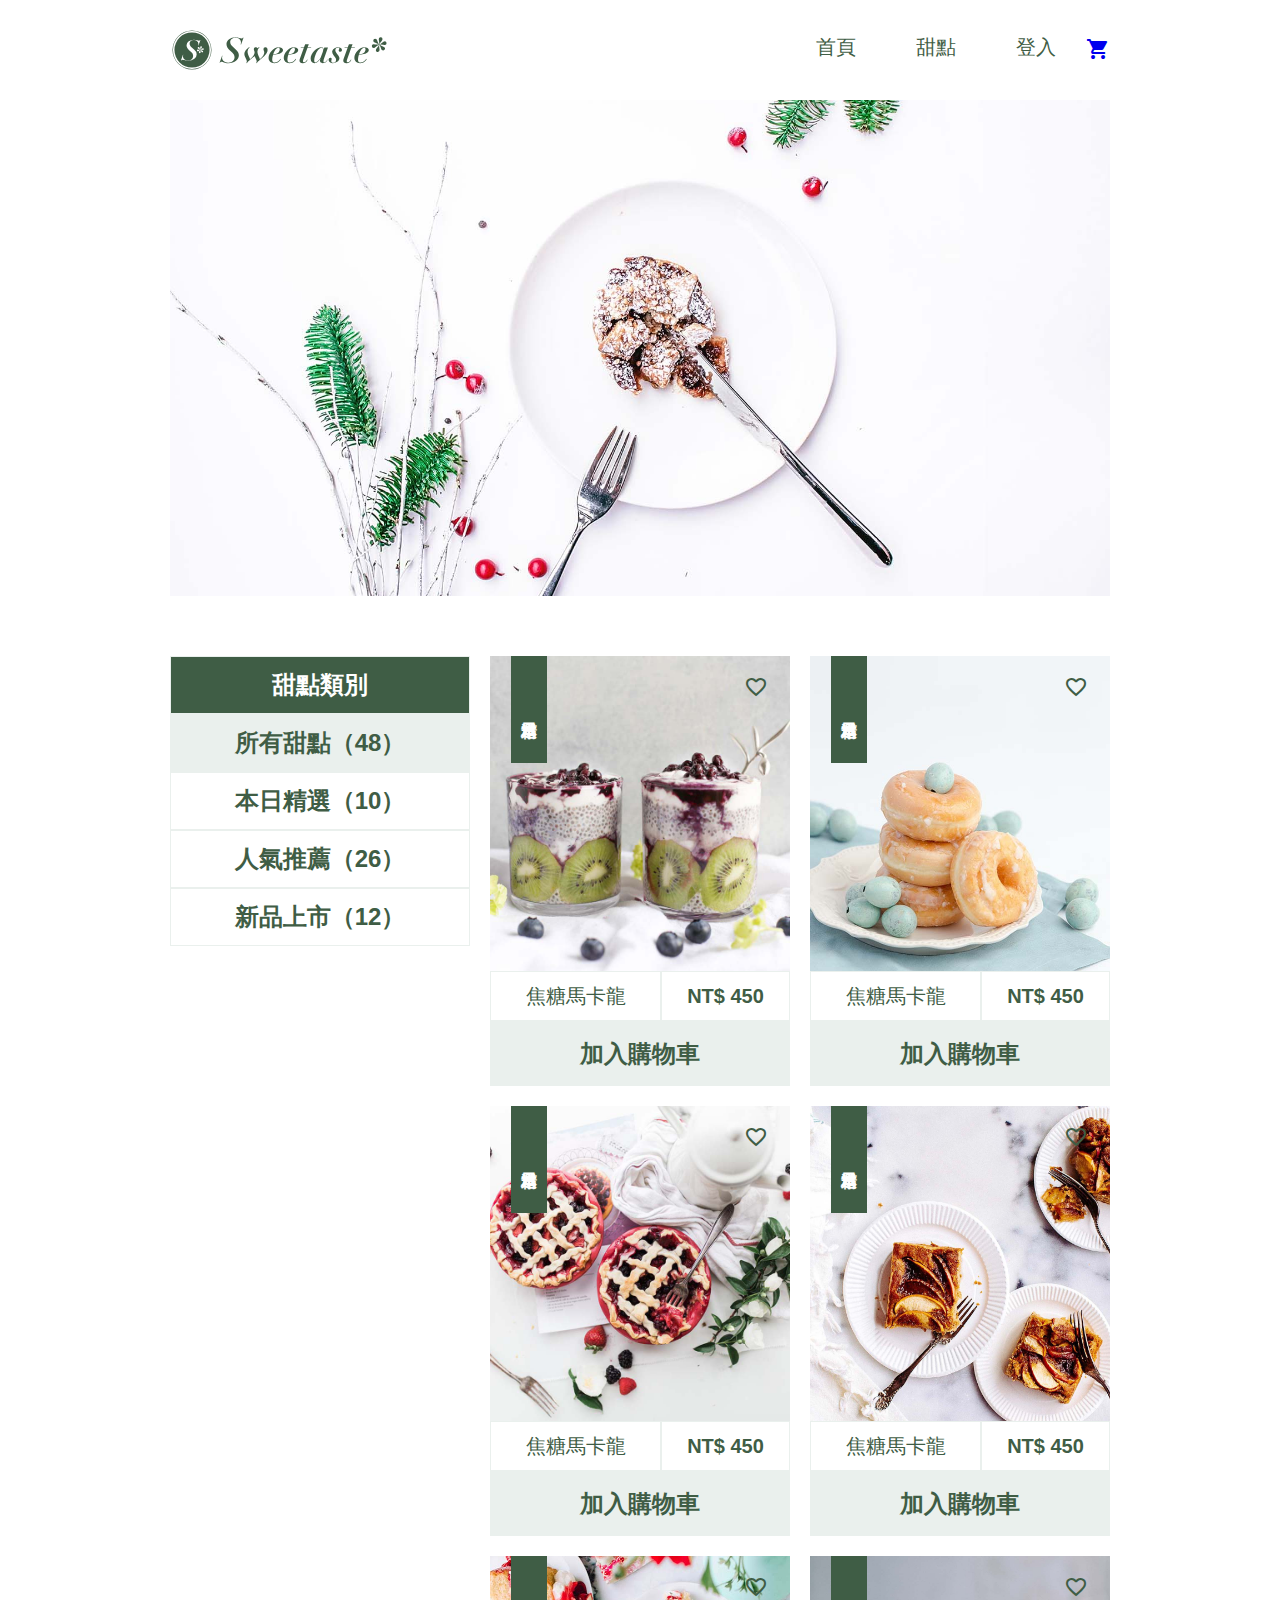
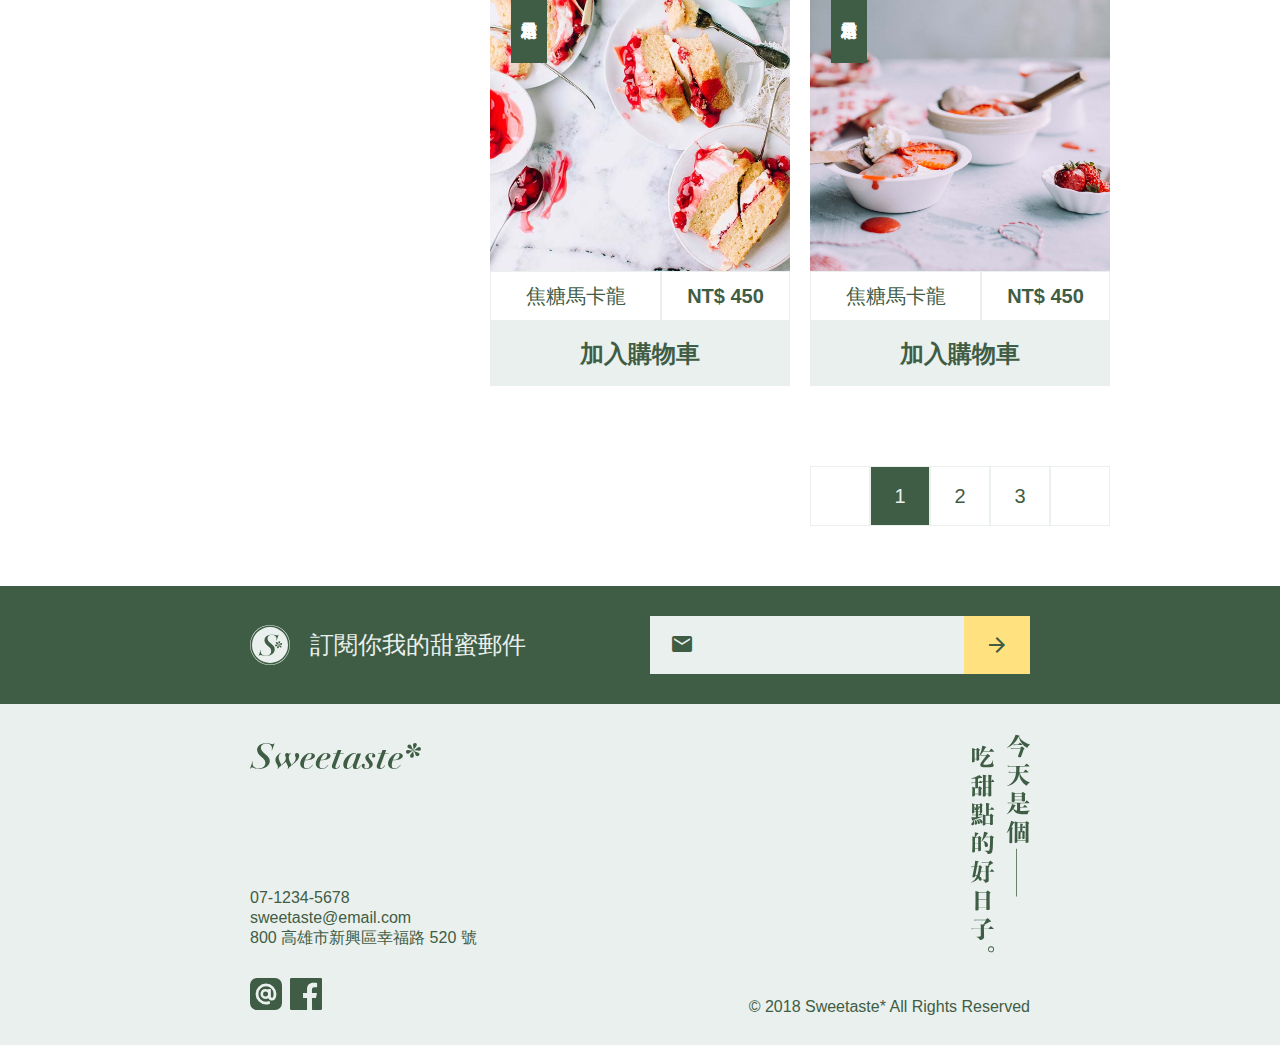
<file: product.html>
<!DOCTYPE html>
<html lang="en">
<head>
    <meta charset="UTF-8">
    <meta http-equiv="X-UA-Compatible" content="IE=edge">
    <meta name="viewport" content="width=device-width, initial-scale=1.0">
    <meta name="format-detection" content="telephone=no" />
    <link rel="stylesheet" href="https://cdnjs.cloudflare.com/ajax/libs/font-awesome/6.2.0/css/all.min.css">
    <link href="https://fonts.googleapis.com/icon?family=Material+Icons" rel="stylesheet">
    <link rel="stylesheet" href="css/product.css">
    <script src="https://code.jquery.com/jquery-3.5.1.min.js"></script>
    <script src="js/navbar.js"></script>
    <title>Sweetaste*</title>
</head>
<body>
    <!-- header navbar-->
    <header class="container">
        <nav class="navbar py-30">
            <a href="#" class="ham-icon">
                <i class="fas fa-bars"></i>
            </a>
            <a href="index.html"><div class="logo-all"></div></a>
            <div class="flex-x">
                <ul class="dropdown">
                    <li><a href="index.html">首頁</a></li>
                    <li><a href="product.html">甜點</a></li>
                    <li><a href="login.html">登入</a></li>
                </ul>
                <a href="cart.html" class="icon-cart"><span class="material-icons">shopping_cart</span></a>
            </div>           
        </nav>
    </header>
    <!-- slider -->
    <section class="slider">
        <div class="container">
            <img src="image/product-slide.jpg" alt="slide" class="banner">                
        </div>
    </section>
    <!-- main -->
    <section class="productOverview container">
        <!-- menu -->
        <ul class="listGroup">
            <li>甜點類別</li>
            <li class="active"><a href="#">所有甜點（48）</a></li>
            <li><a href="#">本日精選（10）</a></li>
            <li><a href="#">人氣推薦（26）</a></li>
            <li><a href="#">新品上市（12）</a></li>
        </ul>
        <!-- cart-item -->
        <ul class="cart-item">
            <li>
                <img src="image/item4.jpg" alt="">
                <div class="tag">本日精選</div>
                <span class="material-icons favorite">favorite_border</span>
                <ul class="cart-info">
                    <li class="title">焦糖馬卡龍</div>
                    <li class="price">NT$ 450</div>
                </ul>
                <input type="button" class="cart-btn" value="加入購物車">
            </li>
            <li>
                <img src="image/item1.jpg" alt="">
                <div class="tag">本日精選</div>
                <span class="material-icons favorite">favorite_border</span>
                <ul class="cart-info">
                    <li class="title">焦糖馬卡龍</div>
                    <li class="price">NT$ 450</div>
                </ul>
                <input type="button" class="cart-btn" value="加入購物車">
            </li>
            <li>
                <img src="image/item5.jpg" alt="">
                <div class="tag">本日精選</div>
                <span class="material-icons favorite">favorite_border</span>
                <ul class="cart-info">
                    <li class="title">焦糖馬卡龍</div>
                    <li class="price">NT$ 450</div>
                </ul>
                <input type="button" class="cart-btn" value="加入購物車">
            </li>
            <li>
                <img src="image/item6.jpg" alt="">
                <div class="tag">本日精選</div>
                <span class="material-icons favorite">favorite_border</span>
                <ul class="cart-info">
                    <li class="title">焦糖馬卡龍</div>
                    <li class="price">NT$ 450</div>
                </ul>
                <input type="button" class="cart-btn" value="加入購物車">
            </li>
            <li>
                <img src="image/item2.jpg" alt="">
                <div class="tag">本日精選</div>
                <span class="material-icons favorite">favorite_border</span>
                <ul class="cart-info">
                    <li class="title">焦糖馬卡龍</div>
                    <li class="price">NT$ 450</div>
                </ul>
                <input type="button" class="cart-btn" value="加入購物車">
            </li>
            <li>
                <img src="image/item7.jpg" alt="">
                <div class="tag">本日精選</div>
                <span class="material-icons favorite">favorite_border</span>
                <ul class="cart-info">
                    <li class="title">焦糖馬卡龍</div>
                    <li class="price">NT$ 450</div>
                </ul>
                <input type="button" class="cart-btn" value="加入購物車">
            </li>
        </ul>
    </section>
    <!-- pagination -->
    <nav aria-label="Page" class="container">
        <ul class="pagination">
            <li class="page-item">
            <a class="page-link" href="#" aria-label="Previous">
                <span class="material-icons">arrow_left</span>
            </a>
            </li>
            <li class="page-item active"><a class="page-link" href="#">1</a></li>
            <li class="page-item"><a class="page-link" href="#">2</a></li>
            <li class="page-item"><a class="page-link" href="#">3</a></li>
            <li class="page-item">
            <a class="page-link" href="#" aria-label="Next">
                <span class="material-icons">arrow_right</span>
            </a>
            </li>
        </ul>
    </nav>
    <!-- footer -->
    <footer>
        <ul class="mailme py-30">
            <div class="footer-container mailme-inner">
                <li class="title">
                    <img src="image/logo-light.svg" alt="logo" class="logo">
                    <p>訂閱你我的甜蜜郵件</p>
                </li>
                <li class="input-group">
                    <span class="material-icons icon">email</span>
                    <input type="email" name="email">
                    <button class="submit">
                        <span class="material-icons">arrow_forward</span>
                    </button>
                </li>
            </div>
        </ul>
        <div class="footer-main py-30">
            <div class="footer-container footer-content">
                    <div class="left-side">
                        <img src="image/logotype-lg-dark.svg" alt="logo" class="logo-lg-dark" width="171px" height="27px">
                        <ul class="info">
                            <li><p>07-1234-5678</p></li>
                            <li><p>sweetaste@email.com</p></li>
                            <li><p>800 高雄市新興區幸福路 520 號</p></li>
                        </ul>
                        <ul class="icon-group">
                            <li>
                                <img src="image/ic-line@.svg" alt="line@" width="32px">
                            </li>
                            <li>
                                <img src="image/ic-facebook.svg" alt="facebook" width="32px">
                            </li>
                        </ul>
                    </div>               
                    <div class="right-side">
                        <img src="image/sm-今天是個吃甜點的好日子.svg" alt="">
                        <p>© 2018 Sweetaste* All Rights Reserved</p>
                    </div>
            </div>
        </div>
    </footer>
</body>
</html>
</file>
<file: css/all.css>
@charset "UTF-8";
/* http://meyerweb.com/eric/tools/css/reset/ 
   v2.0 | 20110126
   License: none (public domain)
*/
html, body, div, span, applet, object, iframe,
h1, h2, h3, h4, h5, h6, p, blockquote, pre,
a, abbr, acronym, address, big, cite, code,
del, dfn, em, img, ins, kbd, q, s, samp,
small, strike, strong, sub, sup, tt, var,
b, u, i, center,
dl, dt, dd, ol, ul, li,
fieldset, form, label, legend,
table, caption, tbody, tfoot, thead, tr, th, td,
article, aside, canvas, details, embed,
figure, figcaption, footer, header, hgroup,
menu, nav, output, ruby, section, summary,
time, mark, audio, video {
  margin: 0;
  padding: 0;
  border: 0;
  font-size: 100%;
  font: inherit;
  vertical-align: baseline;
}

/* HTML5 display-role reset for older browsers */
article, aside, details, figcaption, figure,
footer, header, hgroup, menu, nav, section {
  display: block;
}

body {
  line-height: 1;
}

ol, ul {
  list-style: none;
}

blockquote, q {
  quotes: none;
}

blockquote:before, blockquote:after,
q:before, q:after {
  content: '';
  content: none;
}

table {
  border-collapse: collapse;
  border-spacing: 0;
}

a {
  text-decoration: none;
}

img {
  max-width: 100%;
  height: auto;
}

*, *::before, *::after {
  -webkit-box-sizing: border-box;
          box-sizing: border-box;
}

/*---css reset---*/
body {
  font-family: PingFangTC, -apple-system, BlinkMacSystemFont, "Segoe UI", "Microsoft JhengHei", Roboto, "Helvetica Neue", Arial, sans-serif;
}

.container {
  margin: 0 auto;
  max-width: 940px;
}

@media (max-width: 414px) {
  .container {
    max-width: 315px;
  }
}

.slider {
  margin-bottom: 80px;
}

@media (max-width: 414px) {
  .slider {
    margin-bottom: 0;
  }
}

@media (max-width: 414px) {
  .slider .container {
    max-width: 100vw;
  }
}

.banner {
  height: 496px;
  width: 100%;
  display: block;
  -o-object-fit: cover;
     object-fit: cover;
}

@media (max-width: 414px) {
  .banner {
    height: 277px;
  }
}

.slide_item {
  margin: 0 auto;
  display: -webkit-box;
  display: -ms-flexbox;
  display: flex;
  -webkit-box-pack: center;
      -ms-flex-pack: center;
          justify-content: center;
  margin-top: -80px;
  width: 780px;
}

@media (max-width: 414px) {
  .slide_item {
    margin-top: 0;
    width: 100%;
  }
}

.slide_item .box {
  width: 33.33%;
  height: 256px;
}

@media (max-width: 414px) {
  .slide_item .box {
    width: 100%;
    height: 180px;
  }
}

.slide_item li {
  position: relative;
  overflow: hidden;
  font-size: 1.5rem;
}

@media (max-width: 414px) {
  .slide_item li {
    font-size: 1.25rem;
  }
}

.slide_item img {
  -o-object-fit: cover;
     object-fit: cover;
  -webkit-filter: blur(5px);
          filter: blur(5px);
}

.slide_item a {
  display: -webkit-box;
  display: -ms-flexbox;
  display: flex;
  -webkit-box-pack: center;
      -ms-flex-pack: center;
          justify-content: center;
  -webkit-box-align: center;
      -ms-flex-align: center;
          align-items: center;
  opacity: 0.8;
  -webkit-writing-mode: vertical-lr;
      -ms-writing-mode: tb-lr;
          writing-mode: vertical-lr;
  position: absolute;
  top: 0;
  left: 0;
  right: 0;
  bottom: 0;
}

.slide_item .topic-primary, .slide_item .topic-secondary:hover {
  background: #3F5D45;
  color: #FFFFFF;
}

.slide_item .topic-secondary, .slide_item .topic-primary:hover {
  background: #FFE180;
  color: #3F5D45;
  font-weight: 600;
}

@media (max-width: 414px) {
  .card .container {
    max-width: 100vw;
  }
}

.card-bg {
  background-color: #EAF0ED;
  color: #8DA291;
  height: 420px;
  margin-bottom: 80px;
}

@media (max-width: 414px) {
  .card-bg {
    margin-bottom: 0;
    height: 100%;
  }
}

.card-item {
  display: -webkit-box;
  display: -ms-flexbox;
  display: flex;
  -webkit-box-orient: horizontal;
  -webkit-box-direction: reverse;
      -ms-flex-direction: row-reverse;
          flex-direction: row-reverse;
  -webkit-box-pack: justify;
      -ms-flex-pack: justify;
          justify-content: space-between;
  height: 100%;
}

@media (max-width: 414px) {
  .card-item {
    -webkit-box-orient: vertical;
    -webkit-box-direction: normal;
        -ms-flex-direction: column;
            flex-direction: column;
  }
}

.card-item .title {
  margin-top: -20px;
}

@media (max-width: 414px) {
  .card-item .title {
    margin-top: 0;
    background-color: #FFFFFF;
    padding: 30px 0;
    display: -webkit-box;
    display: -ms-flexbox;
    display: flex;
    -webkit-box-pack: center;
        -ms-flex-pack: center;
            justify-content: center;
    -webkit-box-align: center;
        -ms-flex-align: center;
            align-items: center;
  }
}

.card-item .title-img {
  width: 89px;
  height: 307px;
  background-repeat: no-repeat;
}

@media (max-width: 414px) {
  .card-item .title-img {
    height: 60px;
    width: 196px;
  }
}

.card-item .card-img {
  height: 460px;
  width: 460px;
  margin-top: -20px;
}

@media (max-width: 414px) {
  .card-item .card-img {
    margin-top: 0;
    height: 250px;
    width: 100%;
  }
}

.card-item .card-img img {
  -o-object-fit: cover;
     object-fit: cover;
  width: 100%;
  height: 100%;
}

.card-item .content {
  line-height: 2rem;
  -webkit-writing-mode: vertical-rl;
      -ms-writing-mode: tb-rl;
          writing-mode: vertical-rl;
  display: -webkit-box;
  display: -ms-flexbox;
  display: flex;
  -webkit-box-pack: center;
      -ms-flex-pack: center;
          justify-content: center;
  -webkit-box-align: center;
      -ms-flex-align: center;
          align-items: center;
  padding: 65px 75px 65px 50px;
}

@media (max-width: 414px) {
  .card-item .content {
    padding: 30px;
    -webkit-writing-mode: horizontal-tb;
        -ms-writing-mode: lr-tb;
            writing-mode: horizontal-tb;
  }
}

.card-item .content-1 {
  padding-left: 0;
}

@media (max-width: 414px) {
  .card-item .content-1 {
    padding: 30px;
  }
}

.custom-title1 {
  background-image: url(../image/lg-為什麼選擇了做甜點.svg);
}

@media (max-width: 414px) {
  .custom-title1 {
    background-image: url(../image/sm-橫式-為什麼選擇了做甜點.svg);
  }
}

.custom-title2 {
  background-image: url(../image/lg-為什麼一定要吃甜點.svg);
}

@media (max-width: 414px) {
  .custom-title2 {
    background-image: url(../image/sm-橫式-為什麼一定要吃甜點.svg);
  }
}

.custom-title3 {
  margin: 95px auto 80px auto;
  width: 89px;
  height: 307px;
  background-repeat: no-repeat;
  background-image: url(../image/lg-想吃甜點是不需要理由的.svg);
}

@media (max-width: 414px) {
  .custom-title3 {
    margin: 30px auto;
    height: 60px;
    width: 196px;
    background-image: url(../image/sm-橫式-想吃甜點是不需要理由的.svg);
    padding: 30px 0;
  }
}

.cart-item {
  display: -webkit-box;
  display: -ms-flexbox;
  display: flex;
  -webkit-box-pack: justify;
      -ms-flex-pack: justify;
          justify-content: space-between;
  margin-bottom: 60px;
  -ms-flex-wrap: wrap;
      flex-wrap: wrap;
}

@media (max-width: 414px) {
  .cart-item {
    margin-bottom: 30px;
  }
}

.cart-item li {
  position: relative;
  width: 300px;
}

@media (max-width: 414px) {
  .cart-item li {
    width: 100%;
  }
}

@media (max-width: 414px) {
  .cart-item .mobile-display-none {
    display: none;
  }
}

.cart-item img {
  width: 100%;
  height: 315px;
  display: block;
}

.cart-item .tag {
  position: absolute;
  left: 21px;
  top: 0;
  width: 36px;
  height: 107px;
  -webkit-writing-mode: vertical-rl;
      -ms-writing-mode: tb-rl;
          writing-mode: vertical-rl;
  font-weight: 600;
  color: #FFFFFF;
  background-color: #3F5D45;
  display: -webkit-box;
  display: -ms-flexbox;
  display: flex;
  -webkit-box-pack: center;
      -ms-flex-pack: center;
          justify-content: center;
  -webkit-box-align: center;
      -ms-flex-align: center;
          align-items: center;
}

.cart-item .favorite {
  position: absolute;
  top: 19px;
  right: 22px;
  color: #3F5D45;
  cursor: pointer;
}

.cart-info {
  max-width: 100%;
  display: -webkit-box;
  display: -ms-flexbox;
  display: flex;
  font-size: 1.25rem;
  color: #3F5D45;
  border: 1px solid #EAF0ED;
}

.cart-info li {
  padding: 14px 0;
  display: -webkit-box;
  display: -ms-flexbox;
  display: flex;
  -webkit-box-pack: center;
      -ms-flex-pack: center;
          justify-content: center;
}

.cart-info .title {
  width: 57%;
}

.cart-info .price {
  width: 43%;
  font-weight: 600;
  border-left: 1px solid #EAF0ED;
}

.cart-btn {
  width: 100%;
  height: 65px;
  font-size: 1.5rem;
  font-weight: 600;
  background-color: #EAF0ED;
  color: #3F5D45;
  border: 0;
  border-radius: 0;
  -webkit-appearance: none;
  /*解决iphone safari上的圆角问题*/
  cursor: pointer;
}

footer .footer-container {
  width: 780px;
  margin: 0 auto;
}

@media (max-width: 414px) {
  footer .footer-container {
    width: 315px;
  }
}

.mailme {
  background-color: #3F5D45;
  font-size: 1.5rem;
}

.mailme .mailme-inner {
  display: -webkit-box;
  display: -ms-flexbox;
  display: flex;
  -webkit-box-pack: justify;
      -ms-flex-pack: justify;
          justify-content: space-between;
}

@media (max-width: 414px) {
  .mailme .mailme-inner {
    -webkit-box-orient: vertical;
    -webkit-box-direction: normal;
        -ms-flex-direction: column;
            flex-direction: column;
  }
}

.mailme .title {
  display: -webkit-box;
  display: -ms-flexbox;
  display: flex;
  -webkit-box-align: center;
      -ms-flex-align: center;
          align-items: center;
  -webkit-box-pack: center;
      -ms-flex-pack: center;
          justify-content: center;
}

@media (max-width: 414px) {
  .mailme .title {
    margin-bottom: 30px;
  }
}

.mailme .logo {
  height: 40px;
  width: 40px;
  margin-right: 20px;
}

.mailme p {
  color: #EAF0ED;
}

.input-group {
  width: 380px;
  display: -webkit-box;
  display: -ms-flexbox;
  display: flex;
  color: #3F5D45;
  background-color: #EAF0ED;
}

@media (max-width: 414px) {
  .input-group {
    width: 100%;
  }
}

.input-group .icon {
  padding: 16px 20px;
}

.input-group input {
  -webkit-box-flex: 1;
      -ms-flex: auto;
          flex: auto;
  color: #8DA291;
  background-color: #EAF0ED;
  border: 0;
  padding: 0;
}

.input-group input:focus {
  outline: 0;
}

.input-group .submit {
  color: #3F5D45;
  background-color: #FFE180;
  cursor: pointer;
  border: 1px solid #FFE180;
  padding: 0;
  margin: 0;
}

.input-group .submit span {
  padding: 16px 20px;
}

.footer-main {
  background-color: #EAF0ED;
  color: #3F5D45;
}

.footer-main .logo-lg-dark {
  margin-top: 8.9px;
  margin-bottom: 115.5px;
}

@media (max-width: 414px) {
  .footer-main .logo-lg-dark {
    margin-bottom: 39.5px;
  }
}

.footer-content {
  display: -webkit-box;
  display: -ms-flexbox;
  display: flex;
  -webkit-box-pack: justify;
      -ms-flex-pack: justify;
          justify-content: space-between;
}

@media (max-width: 414px) {
  .footer-content {
    -webkit-box-orient: vertical;
    -webkit-box-direction: normal;
        -ms-flex-direction: column;
            flex-direction: column;
  }
}

.info {
  margin-bottom: 30px;
}

@media (max-width: 414px) {
  .info {
    margin-bottom: 37px;
  }
}

.info p {
  line-height: 1.25rem;
}

.icon-group {
  display: -webkit-box;
  display: -ms-flexbox;
  display: flex;
}

@media (max-width: 414px) {
  .icon-group {
    margin-bottom: 23px;
  }
}

.icon-group li {
  margin-right: 8px;
  cursor: pointer;
}

.right-side {
  display: -webkit-box;
  display: -ms-flexbox;
  display: flex;
  -webkit-box-orient: vertical;
  -webkit-box-direction: normal;
      -ms-flex-direction: column;
          flex-direction: column;
  -webkit-box-align: end;
      -ms-flex-align: end;
          align-items: flex-end;
}

@media (max-width: 414px) {
  .right-side {
    -webkit-box-align: start;
        -ms-flex-align: start;
            align-items: start;
  }
}

.right-side img {
  width: 59px;
  height: 219px;
  margin-bottom: 46px;
}

@media (max-width: 414px) {
  .right-side img {
    display: none;
  }
}

.navbar {
  display: -webkit-box;
  display: -ms-flexbox;
  display: flex;
  -webkit-box-pack: justify;
      -ms-flex-pack: justify;
          justify-content: space-between;
  -webkit-box-align: center;
      -ms-flex-align: center;
          align-items: center;
}

.navbar .icon-cart {
  color: #3F5D45;
  padding-left: 49px;
  font-size: 1.5rem;
}

@media (max-width: 414px) {
  .navbar .icon-cart {
    padding-left: 0;
  }
}

.logo-all {
  background: url(../image/logo-all-dark.svg) center center no-repeat;
  height: 40px;
  width: 219.5px;
}

@media (max-width: 414px) {
  .logo-all {
    background: url(../image/logotype-lg-dark.svg) center center no-repeat;
    height: 17.74px;
    width: 114.14px;
  }
}

.ham-icon {
  display: none;
}

@media (max-width: 414px) {
  .ham-icon {
    display: block;
    color: #3F5D45;
    font-size: 18px;
  }
}

.dropdown {
  display: -webkit-box;
  display: -ms-flexbox;
  display: flex;
  -webkit-box-pack: justify;
      -ms-flex-pack: justify;
          justify-content: space-between;
  color: #3F5D45;
  font-size: 1.25rem;
}

.dropdown li {
  padding: 0 1.875rem;
}

.dropdown li a {
  color: #3F5D45;
}

@media (max-width: 414px) {
  .dropdown {
    position: absolute;
    left: 0;
    top: 80px;
    width: 100%;
    max-height: 0px;
    -webkit-transition: all 0.8s;
    transition: all 0.8s;
    overflow: hidden;
    z-index: 100;
    -webkit-box-orient: vertical;
    -webkit-box-direction: normal;
        -ms-flex-direction: column;
            flex-direction: column;
    text-align: center;
  }
  .dropdown li {
    padding: 0;
  }
  .dropdown li a {
    display: block;
    background: #EAF0ED;
    border-top: 1px solid #FFFFFF;
    padding: 16px 0;
    -webkit-box-sizing: border-box;
            box-sizing: border-box;
  }
}

@media (max-width: 414px) {
  .dropdown.active {
    max-height: 240px;
  }
  .dropdown
.dropdown li a:hover {
    background: #8DA291;
  }
}

.p-30 {
  padding: 30px;
}

.px-30 {
  padding: 0 30px;
}

.py-30 {
  padding: 30px 0;
}

.mb-8 {
  margin-bottom: 8px;
}

.mb-16 {
  margin-bottom: 16px;
}

.flex-x {
  display: -webkit-box;
  display: -ms-flexbox;
  display: flex;
  -webkit-box-pack: justify;
      -ms-flex-pack: justify;
          justify-content: space-between;
}

.flex {
  display: -webkit-box;
  display: -ms-flexbox;
  display: flex;
  -webkit-box-orient: vertical;
  -webkit-box-direction: normal;
      -ms-flex-direction: column;
          flex-direction: column;
}

@media (max-width: 414px) {
  .order-1 {
    -webkit-box-ordinal-group: 2;
        -ms-flex-order: 1;
            order: 1;
  }
  .order-2 {
    -webkit-box-ordinal-group: 3;
        -ms-flex-order: 2;
            order: 2;
  }
  .order-3 {
    -webkit-box-ordinal-group: 4;
        -ms-flex-order: 3;
            order: 3;
  }
  .order-4 {
    -webkit-box-ordinal-group: 5;
        -ms-flex-order: 4;
            order: 4;
  }
}
/*# sourceMappingURL=all.css.map */
</file>
<file: css/cart.css>
/* http://meyerweb.com/eric/tools/css/reset/ 
   v2.0 | 20110126
   License: none (public domain)
*/
html, body, div, span, applet, object, iframe,
h1, h2, h3, h4, h5, h6, p, blockquote, pre,
a, abbr, acronym, address, big, cite, code,
del, dfn, em, img, ins, kbd, q, s, samp,
small, strike, strong, sub, sup, tt, var,
b, u, i, center,
dl, dt, dd, ol, ul, li,
fieldset, form, label, legend,
table, caption, tbody, tfoot, thead, tr, th, td,
article, aside, canvas, details, embed,
figure, figcaption, footer, header, hgroup,
menu, nav, output, ruby, section, summary,
time, mark, audio, video {
  margin: 0;
  padding: 0;
  border: 0;
  font-size: 100%;
  font: inherit;
  vertical-align: baseline;
}

/* HTML5 display-role reset for older browsers */
article, aside, details, figcaption, figure,
footer, header, hgroup, menu, nav, section {
  display: block;
}

body {
  line-height: 1;
}

ol, ul {
  list-style: none;
}

blockquote, q {
  quotes: none;
}

blockquote:before, blockquote:after,
q:before, q:after {
  content: '';
  content: none;
}

table {
  border-collapse: collapse;
  border-spacing: 0;
}

a {
  text-decoration: none;
}

img {
  max-width: 100%;
  height: auto;
}

*, *::before, *::after {
  -webkit-box-sizing: border-box;
          box-sizing: border-box;
}

/*---css reset---*/
body {
  font-family: PingFangTC, -apple-system, BlinkMacSystemFont, "Segoe UI", "Microsoft JhengHei", Roboto, "Helvetica Neue", Arial, sans-serif;
}

.container {
  margin: 0 auto;
  max-width: 940px;
}

@media (max-width: 414px) {
  .container {
    max-width: 315px;
  }
}

.cart {
  margin: 0 auto;
  padding: 60px 0;
}

@media (max-width: 414px) {
  .cart {
    padding: 0;
  }
}

@media (max-width: 414px) {
  .cart .container {
    max-width: 100vw;
  }
}

.cart-inner {
  display: -webkit-box;
  display: -ms-flexbox;
  display: flex;
  -webkit-box-pack: justify;
      -ms-flex-pack: justify;
          justify-content: space-between;
  -webkit-box-align: baseline;
      -ms-flex-align: baseline;
          align-items: baseline;
}

@media (max-width: 414px) {
  .cart-inner {
    -webkit-box-orient: vertical;
    -webkit-box-direction: normal;
        -ms-flex-direction: column;
            flex-direction: column;
  }
}

.cartLeft {
  width: 620px;
}

@media (max-width: 414px) {
  .cartLeft {
    width: 100%;
  }
}

.cartLeft .title {
  padding: 16px 0;
  font-size: 1.5rem;
  font-weight: 600;
  color: #3F5D45;
  background-color: #EAF0ED;
  text-align: center;
  margin-bottom: 33px;
}

@media (max-width: 414px) {
  .cartLeft .title {
    margin-bottom: 30px;
  }
}

.cartDetail {
  display: -webkit-box;
  display: -ms-flexbox;
  display: flex;
  -webkit-box-pack: justify;
      -ms-flex-pack: justify;
          justify-content: space-between;
  -webkit-box-align: center;
      -ms-flex-align: center;
          align-items: center;
  -ms-flex-wrap: wrap;
      flex-wrap: wrap;
  margin-bottom: 20px;
  padding-bottom: 20px;
  border-bottom: 1px solid #EAF0ED;
}

@media (max-width: 414px) {
  .cartDetail {
    -webkit-box-align: stretch;
        -ms-flex-align: stretch;
            align-items: stretch;
    padding: 0 30px;
    margin-bottom: 30px;
    border: 0;
  }
}

.cartDetail:last-child {
  border: 0;
}

.cartDetail img {
  width: 110px;
  height: 110px;
  -o-object-fit: cover;
     object-fit: cover;
}

@media (max-width: 414px) {
  .cartDetail img {
    width: 157px;
    height: 106px;
  }
}

.cartContent {
  display: -webkit-box;
  display: -ms-flexbox;
  display: flex;
  -webkit-box-align: center;
      -ms-flex-align: center;
          align-items: center;
  color: #3F5D45;
}

@media (max-width: 414px) {
  .cartContent {
    -webkit-box-orient: vertical;
    -webkit-box-direction: normal;
        -ms-flex-direction: column;
            flex-direction: column;
    -webkit-box-pack: justify;
        -ms-flex-pack: justify;
            justify-content: space-between;
    -webkit-box-align: start;
        -ms-flex-align: start;
            align-items: flex-start;
  }
}

.cartProductName {
  font-size: 1.25rem;
  margin-bottom: 3px;
}

@media (max-width: 414px) {
  .cartProductName {
    margin-bottom: 0;
  }
}

.cartProductPrice {
  font-size: 1rem;
  line-height: 1.25rem;
}

.cartProductCounter {
  display: -webkit-box;
  display: -ms-flexbox;
  display: flex;
  margin-left: 39px;
}

@media (max-width: 414px) {
  .cartProductCounter {
    margin: 0;
  }
}

.cartProductCounter li {
  border: 1px solid #EAF0ED;
  width: 48px;
  padding: 13px 0;
  text-align: center;
}

.cartProductCounter input {
  width: 100%;
  font-size: 1rem;
  text-align: center;
  color: #3F5D45;
  border: 0;
  margin: 0;
}

.cartProductCounter input:focus {
  outline: 0;
}

.totalPrice {
  color: #3F5D45;
  font-size: 1.25rem;
  font-weight: 600;
  text-align: right;
}

@media (max-width: 414px) {
  .totalPrice {
    width: 100%;
    padding: 8.5px 0;
    margin-top: 8.5px;
    border-top: 1px solid #EAF0ED;
    border-bottom: 1px solid #EAF0ED;
  }
}

.delete-icon {
  color: #8DA291;
  cursor: pointer;
}

@media (max-width: 414px) {
  .delete-icon {
    display: none;
  }
}

.cartRight {
  width: 300px;
  color: #EAF0ED;
  background-color: #3F5D45;
}

@media (max-width: 414px) {
  .cartRight {
    width: 100%;
    color: #3F5D45;
    background-color: #FFFFFF;
  }
}

.cartRight li {
  padding: 0 30px;
}

.cartRight li:last-child {
  padding: 0;
}

.cartRight .subtitle {
  font-size: 1.5rem;
  text-align: center;
  font-weight: 600;
  padding: 16px 0px;
  margin-bottom: 16px;
  border-bottom: 1px solid #EAF0ED;
}

@media (max-width: 414px) {
  .cartRight .subtitle {
    background-color: #EAF0ED;
  }
}

.cartRight .content {
  display: -webkit-box;
  display: -ms-flexbox;
  display: flex;
  -webkit-box-pack: justify;
      -ms-flex-pack: justify;
          justify-content: space-between;
  font-size: 1rem;
  line-height: 1.25rem;
  margin-bottom: 8px;
}

.cartTotal {
  display: -webkit-box;
  display: -ms-flexbox;
  display: flex;
  -webkit-box-pack: justify;
      -ms-flex-pack: justify;
          justify-content: space-between;
  font-size: 1.25rem;
  font-weight: 600;
  margin: 16px 0;
}

footer .footer-container {
  width: 780px;
  margin: 0 auto;
}

@media (max-width: 414px) {
  footer .footer-container {
    width: 315px;
  }
}

.mailme {
  background-color: #3F5D45;
  font-size: 1.5rem;
}

.mailme .mailme-inner {
  display: -webkit-box;
  display: -ms-flexbox;
  display: flex;
  -webkit-box-pack: justify;
      -ms-flex-pack: justify;
          justify-content: space-between;
}

@media (max-width: 414px) {
  .mailme .mailme-inner {
    -webkit-box-orient: vertical;
    -webkit-box-direction: normal;
        -ms-flex-direction: column;
            flex-direction: column;
  }
}

.mailme .title {
  display: -webkit-box;
  display: -ms-flexbox;
  display: flex;
  -webkit-box-align: center;
      -ms-flex-align: center;
          align-items: center;
  -webkit-box-pack: center;
      -ms-flex-pack: center;
          justify-content: center;
}

@media (max-width: 414px) {
  .mailme .title {
    margin-bottom: 30px;
  }
}

.mailme .logo {
  height: 40px;
  width: 40px;
  margin-right: 20px;
}

.mailme p {
  color: #EAF0ED;
}

.input-group {
  width: 380px;
  display: -webkit-box;
  display: -ms-flexbox;
  display: flex;
  color: #3F5D45;
  background-color: #EAF0ED;
}

@media (max-width: 414px) {
  .input-group {
    width: 100%;
  }
}

.input-group .icon {
  padding: 16px 20px;
}

.input-group input {
  -webkit-box-flex: 1;
      -ms-flex: auto;
          flex: auto;
  color: #8DA291;
  background-color: #EAF0ED;
  border: 0;
  padding: 0;
}

.input-group input:focus {
  outline: 0;
}

.input-group .submit {
  color: #3F5D45;
  background-color: #FFE180;
  cursor: pointer;
  border: 1px solid #FFE180;
  padding: 0;
  margin: 0;
}

.input-group .submit span {
  padding: 16px 20px;
}

.footer-main {
  background-color: #EAF0ED;
  color: #3F5D45;
}

.footer-main .logo-lg-dark {
  margin-top: 8.9px;
  margin-bottom: 115.5px;
}

@media (max-width: 414px) {
  .footer-main .logo-lg-dark {
    margin-bottom: 39.5px;
  }
}

.footer-content {
  display: -webkit-box;
  display: -ms-flexbox;
  display: flex;
  -webkit-box-pack: justify;
      -ms-flex-pack: justify;
          justify-content: space-between;
}

@media (max-width: 414px) {
  .footer-content {
    -webkit-box-orient: vertical;
    -webkit-box-direction: normal;
        -ms-flex-direction: column;
            flex-direction: column;
  }
}

.info {
  margin-bottom: 30px;
}

@media (max-width: 414px) {
  .info {
    margin-bottom: 37px;
  }
}

.info p {
  line-height: 1.25rem;
}

.icon-group {
  display: -webkit-box;
  display: -ms-flexbox;
  display: flex;
}

@media (max-width: 414px) {
  .icon-group {
    margin-bottom: 23px;
  }
}

.icon-group li {
  margin-right: 8px;
  cursor: pointer;
}

.right-side {
  display: -webkit-box;
  display: -ms-flexbox;
  display: flex;
  -webkit-box-orient: vertical;
  -webkit-box-direction: normal;
      -ms-flex-direction: column;
          flex-direction: column;
  -webkit-box-align: end;
      -ms-flex-align: end;
          align-items: flex-end;
}

@media (max-width: 414px) {
  .right-side {
    -webkit-box-align: start;
        -ms-flex-align: start;
            align-items: start;
  }
}

.right-side img {
  width: 59px;
  height: 219px;
  margin-bottom: 46px;
}

@media (max-width: 414px) {
  .right-side img {
    display: none;
  }
}

.navbar {
  display: -webkit-box;
  display: -ms-flexbox;
  display: flex;
  -webkit-box-pack: justify;
      -ms-flex-pack: justify;
          justify-content: space-between;
  -webkit-box-align: center;
      -ms-flex-align: center;
          align-items: center;
}

.navbar .icon-cart {
  color: #3F5D45;
  padding-left: 49px;
  font-size: 1.5rem;
}

@media (max-width: 414px) {
  .navbar .icon-cart {
    padding-left: 0;
  }
}

.logo-all {
  background: url(../image/logo-all-dark.svg) center center no-repeat;
  height: 40px;
  width: 219.5px;
}

@media (max-width: 414px) {
  .logo-all {
    background: url(../image/logotype-lg-dark.svg) center center no-repeat;
    height: 17.74px;
    width: 114.14px;
  }
}

.ham-icon {
  display: none;
}

@media (max-width: 414px) {
  .ham-icon {
    display: block;
    color: #3F5D45;
    font-size: 18px;
  }
}

.dropdown {
  display: -webkit-box;
  display: -ms-flexbox;
  display: flex;
  -webkit-box-pack: justify;
      -ms-flex-pack: justify;
          justify-content: space-between;
  color: #3F5D45;
  font-size: 1.25rem;
}

.dropdown li {
  padding: 0 1.875rem;
}

.dropdown li a {
  color: #3F5D45;
}

@media (max-width: 414px) {
  .dropdown {
    position: absolute;
    left: 0;
    top: 80px;
    width: 100%;
    max-height: 0px;
    -webkit-transition: all 0.8s;
    transition: all 0.8s;
    overflow: hidden;
    z-index: 100;
    -webkit-box-orient: vertical;
    -webkit-box-direction: normal;
        -ms-flex-direction: column;
            flex-direction: column;
    text-align: center;
  }
  .dropdown li {
    padding: 0;
  }
  .dropdown li a {
    display: block;
    background: #EAF0ED;
    border-top: 1px solid #FFFFFF;
    padding: 16px 0;
    -webkit-box-sizing: border-box;
            box-sizing: border-box;
  }
}

@media (max-width: 414px) {
  .dropdown.active {
    max-height: 240px;
  }
  .dropdown
.dropdown li a:hover {
    background: #8DA291;
  }
}

.p-30 {
  padding: 30px;
}

.px-30 {
  padding: 0 30px;
}

.py-30 {
  padding: 30px 0;
}

.mb-8 {
  margin-bottom: 8px;
}

.mb-16 {
  margin-bottom: 16px;
}

.btn {
  width: 100%;
  border: 0;
  margin: 0;
  text-align: center;
  cursor: pointer;
}

.btn-secondary {
  padding: 16px 0;
  color: #3F5D45;
  background-color: #FFE180;
  font-size: 1.5rem;
  font-weight: 600;
}

.btn-white {
  color: #3F5D45;
  background-color: #FFFFFF;
  font-weight: 300;
}

.btn-primary {
  color: #EAF0ED;
  background-color: #3F5D45;
  font-weight: 600;
  font-size: 1.25rem;
}

.btn-info {
  color: #3F5D45;
  background-color: #EAF0ED;
  font-weight: 600;
  font-size: 1.25rem;
}

.flex-x {
  display: -webkit-box;
  display: -ms-flexbox;
  display: flex;
  -webkit-box-pack: justify;
      -ms-flex-pack: justify;
          justify-content: space-between;
}

.flex {
  display: -webkit-box;
  display: -ms-flexbox;
  display: flex;
  -webkit-box-orient: vertical;
  -webkit-box-direction: normal;
      -ms-flex-direction: column;
          flex-direction: column;
}

@media (max-width: 414px) {
  .order-1 {
    -webkit-box-ordinal-group: 2;
        -ms-flex-order: 1;
            order: 1;
  }
  .order-2 {
    -webkit-box-ordinal-group: 3;
        -ms-flex-order: 2;
            order: 2;
  }
  .order-3 {
    -webkit-box-ordinal-group: 4;
        -ms-flex-order: 3;
            order: 3;
  }
  .order-4 {
    -webkit-box-ordinal-group: 5;
        -ms-flex-order: 4;
            order: 4;
  }
}
/*# sourceMappingURL=cart.css.map */
</file>
<file: css/checkout.css>
/* http://meyerweb.com/eric/tools/css/reset/ 
   v2.0 | 20110126
   License: none (public domain)
*/
html, body, div, span, applet, object, iframe,
h1, h2, h3, h4, h5, h6, p, blockquote, pre,
a, abbr, acronym, address, big, cite, code,
del, dfn, em, img, ins, kbd, q, s, samp,
small, strike, strong, sub, sup, tt, var,
b, u, i, center,
dl, dt, dd, ol, ul, li,
fieldset, form, label, legend,
table, caption, tbody, tfoot, thead, tr, th, td,
article, aside, canvas, details, embed,
figure, figcaption, footer, header, hgroup,
menu, nav, output, ruby, section, summary,
time, mark, audio, video {
  margin: 0;
  padding: 0;
  border: 0;
  font-size: 100%;
  font: inherit;
  vertical-align: baseline;
}

/* HTML5 display-role reset for older browsers */
article, aside, details, figcaption, figure,
footer, header, hgroup, menu, nav, section {
  display: block;
}

body {
  line-height: 1;
}

ol, ul {
  list-style: none;
}

blockquote, q {
  quotes: none;
}

blockquote:before, blockquote:after,
q:before, q:after {
  content: '';
  content: none;
}

table {
  border-collapse: collapse;
  border-spacing: 0;
}

a {
  text-decoration: none;
}

img {
  max-width: 100%;
  height: auto;
}

*, *::before, *::after {
  -webkit-box-sizing: border-box;
          box-sizing: border-box;
}

/*---css reset---*/
body {
  font-family: PingFangTC, -apple-system, BlinkMacSystemFont, "Segoe UI", "Microsoft JhengHei", Roboto, "Helvetica Neue", Arial, sans-serif;
}

.container {
  margin: 0 auto;
  max-width: 940px;
}

@media (max-width: 414px) {
  .container {
    max-width: 315px;
  }
}

.checkout-card {
  display: -webkit-box;
  display: -ms-flexbox;
  display: flex;
  -webkit-box-pack: center;
      -ms-flex-pack: center;
          justify-content: center;
  margin: 60px 0;
}

@media (max-width: 414px) {
  .checkout-card {
    margin: 0;
  }
}

.checkout-card .left {
  width: 460px;
}

@media (max-width: 414px) {
  .checkout-card .left {
    width: 100%;
  }
}

.checkout-card .right {
  width: 300px;
  margin-left: 20px;
}

@media (max-width: 414px) {
  .checkout-card .right {
    display: none;
  }
}

.left .left-content {
  padding: 30px 40px;
  background-color: #3F5D45;
  color: #EAF0ED;
}

.left .title {
  display: -webkit-box;
  display: -ms-flexbox;
  display: flex;
  -webkit-box-pack: justify;
      -ms-flex-pack: justify;
          justify-content: space-between;
  font-size: 2.25rem;
  font-weight: 600;
  margin-bottom: 30px;
}

.right .subtitle {
  padding: 16px 0;
  font-size: 1.5rem;
  font-weight: 600;
  text-align: center;
  color: #8DA291;
  background-color: #EAF0ED;
}

.right .right-content {
  padding: 16px 20px;
  line-height: 1.25rem;
  color: #8DA291;
  border: 1px solid #EAF0ED;
}

.price-mark {
  font-size: 1.25rem;
  font-weight: 600;
}

.shoppingList li {
  display: -webkit-box;
  display: -ms-flexbox;
  display: flex;
  -webkit-box-align: center;
      -ms-flex-align: center;
          align-items: center;
}

.shoppingList img {
  width: 120px;
  height: 80px;
  -o-object-fit: cover;
     object-fit: cover;
  margin-right: 20px;
}

.row label {
  display: block;
  font-size: 1.25rem;
  color: #EAF0ED;
  font-weight: 600;
}

.row input[type="text"], .row input[type="email"], .row .form-select {
  width: 100%;
  font-size: 1rem;
  padding: 17px 20px;
  border: 0;
  background-color: #EAF0ED;
  color: #8DA291;
  outline: none;
  -moz-appearance: none;
       appearance: none;
  -webkit-appearance: none;
  border-radius: 0;
}

.row input[type="text"]::-webkit-input-placeholder, .row input[type="email"]::-webkit-input-placeholder {
  color: #8DA291;
}

.row input[type="text"]:-ms-input-placeholder, .row input[type="email"]:-ms-input-placeholder {
  color: #8DA291;
}

.row input[type="text"]::-ms-input-placeholder, .row input[type="email"]::-ms-input-placeholder {
  color: #8DA291;
}

.row input[type="text"]::placeholder, .row input[type="email"]::placeholder {
  color: #8DA291;
}

.row-fluid {
  width: 49%;
  display: -webkit-box;
  display: -ms-flexbox;
  display: flex;
  -ms-flex-wrap: wrap;
      flex-wrap: wrap;
}

select {
  background: url(../image/unfold_more_primary_24dp.svg) no-repeat 95% 50%;
  -moz-appearance: none;
  -webkit-appearance: none;
  appearance: none;
  cursor: pointer;
  background-color: #EAF0ED;
}

.creditcard-icon {
  background: url(../image/credit_card_primary_24dp.svg) no-repeat 95% 50%;
  -moz-appearance: none;
  -webkit-appearance: none;
  appearance: none;
  background-color: #EAF0ED;
}

.bill-btn {
  height: 56px;
  border: 1px solid #EAF0ED;
  margin-bottom: 30px;
}

footer .footer-container {
  width: 780px;
  margin: 0 auto;
}

@media (max-width: 414px) {
  footer .footer-container {
    width: 315px;
  }
}

.mailme {
  background-color: #3F5D45;
  font-size: 1.5rem;
}

.mailme .mailme-inner {
  display: -webkit-box;
  display: -ms-flexbox;
  display: flex;
  -webkit-box-pack: justify;
      -ms-flex-pack: justify;
          justify-content: space-between;
}

@media (max-width: 414px) {
  .mailme .mailme-inner {
    -webkit-box-orient: vertical;
    -webkit-box-direction: normal;
        -ms-flex-direction: column;
            flex-direction: column;
  }
}

.mailme .title {
  display: -webkit-box;
  display: -ms-flexbox;
  display: flex;
  -webkit-box-align: center;
      -ms-flex-align: center;
          align-items: center;
  -webkit-box-pack: center;
      -ms-flex-pack: center;
          justify-content: center;
}

@media (max-width: 414px) {
  .mailme .title {
    margin-bottom: 30px;
  }
}

.mailme .logo {
  height: 40px;
  width: 40px;
  margin-right: 20px;
}

.mailme p {
  color: #EAF0ED;
}

.input-group {
  width: 380px;
  display: -webkit-box;
  display: -ms-flexbox;
  display: flex;
  color: #3F5D45;
  background-color: #EAF0ED;
}

@media (max-width: 414px) {
  .input-group {
    width: 100%;
  }
}

.input-group .icon {
  padding: 16px 20px;
}

.input-group input {
  -webkit-box-flex: 1;
      -ms-flex: auto;
          flex: auto;
  color: #8DA291;
  background-color: #EAF0ED;
  border: 0;
  padding: 0;
}

.input-group input:focus {
  outline: 0;
}

.input-group .submit {
  color: #3F5D45;
  background-color: #FFE180;
  cursor: pointer;
  border: 1px solid #FFE180;
  padding: 0;
  margin: 0;
}

.input-group .submit span {
  padding: 16px 20px;
}

.footer-main {
  background-color: #EAF0ED;
  color: #3F5D45;
}

.footer-main .logo-lg-dark {
  margin-top: 8.9px;
  margin-bottom: 115.5px;
}

@media (max-width: 414px) {
  .footer-main .logo-lg-dark {
    margin-bottom: 39.5px;
  }
}

.footer-content {
  display: -webkit-box;
  display: -ms-flexbox;
  display: flex;
  -webkit-box-pack: justify;
      -ms-flex-pack: justify;
          justify-content: space-between;
}

@media (max-width: 414px) {
  .footer-content {
    -webkit-box-orient: vertical;
    -webkit-box-direction: normal;
        -ms-flex-direction: column;
            flex-direction: column;
  }
}

.info {
  margin-bottom: 30px;
}

@media (max-width: 414px) {
  .info {
    margin-bottom: 37px;
  }
}

.info p {
  line-height: 1.25rem;
}

.icon-group {
  display: -webkit-box;
  display: -ms-flexbox;
  display: flex;
}

@media (max-width: 414px) {
  .icon-group {
    margin-bottom: 23px;
  }
}

.icon-group li {
  margin-right: 8px;
  cursor: pointer;
}

.right-side {
  display: -webkit-box;
  display: -ms-flexbox;
  display: flex;
  -webkit-box-orient: vertical;
  -webkit-box-direction: normal;
      -ms-flex-direction: column;
          flex-direction: column;
  -webkit-box-align: end;
      -ms-flex-align: end;
          align-items: flex-end;
}

@media (max-width: 414px) {
  .right-side {
    -webkit-box-align: start;
        -ms-flex-align: start;
            align-items: start;
  }
}

.right-side img {
  width: 59px;
  height: 219px;
  margin-bottom: 46px;
}

@media (max-width: 414px) {
  .right-side img {
    display: none;
  }
}

.navbar {
  display: -webkit-box;
  display: -ms-flexbox;
  display: flex;
  -webkit-box-pack: justify;
      -ms-flex-pack: justify;
          justify-content: space-between;
  -webkit-box-align: center;
      -ms-flex-align: center;
          align-items: center;
}

.navbar .icon-cart {
  color: #3F5D45;
  padding-left: 49px;
  font-size: 1.5rem;
}

@media (max-width: 414px) {
  .navbar .icon-cart {
    padding-left: 0;
  }
}

.logo-all {
  background: url(../image/logo-all-dark.svg) center center no-repeat;
  height: 40px;
  width: 219.5px;
}

@media (max-width: 414px) {
  .logo-all {
    background: url(../image/logotype-lg-dark.svg) center center no-repeat;
    height: 17.74px;
    width: 114.14px;
  }
}

.ham-icon {
  display: none;
}

@media (max-width: 414px) {
  .ham-icon {
    display: block;
    color: #3F5D45;
    font-size: 18px;
  }
}

.dropdown {
  display: -webkit-box;
  display: -ms-flexbox;
  display: flex;
  -webkit-box-pack: justify;
      -ms-flex-pack: justify;
          justify-content: space-between;
  color: #3F5D45;
  font-size: 1.25rem;
}

.dropdown li {
  padding: 0 1.875rem;
}

.dropdown li a {
  color: #3F5D45;
}

@media (max-width: 414px) {
  .dropdown {
    position: absolute;
    left: 0;
    top: 80px;
    width: 100%;
    max-height: 0px;
    -webkit-transition: all 0.8s;
    transition: all 0.8s;
    overflow: hidden;
    z-index: 100;
    -webkit-box-orient: vertical;
    -webkit-box-direction: normal;
        -ms-flex-direction: column;
            flex-direction: column;
    text-align: center;
  }
  .dropdown li {
    padding: 0;
  }
  .dropdown li a {
    display: block;
    background: #EAF0ED;
    border-top: 1px solid #FFFFFF;
    padding: 16px 0;
    -webkit-box-sizing: border-box;
            box-sizing: border-box;
  }
}

@media (max-width: 414px) {
  .dropdown.active {
    max-height: 240px;
  }
  .dropdown
.dropdown li a:hover {
    background: #8DA291;
  }
}

.p-30 {
  padding: 30px;
}

.px-30 {
  padding: 0 30px;
}

.py-30 {
  padding: 30px 0;
}

.mb-8 {
  margin-bottom: 8px;
}

.mb-16 {
  margin-bottom: 16px;
}

.form-check {
  display: -webkit-box;
  display: -ms-flexbox;
  display: flex;
  -webkit-box-align: center;
      -ms-flex-align: center;
          align-items: center;
}

.form-check input[type="checkbox"] {
  width: 16px;
  height: 16px;
  margin-right: 8px;
  cursor: pointer;
}

.form-check label {
  cursor: pointer;
  color: #EAF0ED;
  font-weight: 600;
}

.btn {
  width: 100%;
  border: 0;
  margin: 0;
  text-align: center;
  cursor: pointer;
}

.btn-secondary {
  padding: 16px 0;
  color: #3F5D45;
  background-color: #FFE180;
  font-size: 1.5rem;
  font-weight: 600;
}

.btn-white {
  color: #3F5D45;
  background-color: #FFFFFF;
  font-weight: 300;
}

.btn-primary {
  color: #EAF0ED;
  background-color: #3F5D45;
  font-weight: 600;
  font-size: 1.25rem;
}

.btn-info {
  color: #3F5D45;
  background-color: #EAF0ED;
  font-weight: 600;
  font-size: 1.25rem;
}

.flex-x {
  display: -webkit-box;
  display: -ms-flexbox;
  display: flex;
  -webkit-box-pack: justify;
      -ms-flex-pack: justify;
          justify-content: space-between;
}

.flex {
  display: -webkit-box;
  display: -ms-flexbox;
  display: flex;
  -webkit-box-orient: vertical;
  -webkit-box-direction: normal;
      -ms-flex-direction: column;
          flex-direction: column;
}

@media (max-width: 414px) {
  .order-1 {
    -webkit-box-ordinal-group: 2;
        -ms-flex-order: 1;
            order: 1;
  }
  .order-2 {
    -webkit-box-ordinal-group: 3;
        -ms-flex-order: 2;
            order: 2;
  }
  .order-3 {
    -webkit-box-ordinal-group: 4;
        -ms-flex-order: 3;
            order: 3;
  }
  .order-4 {
    -webkit-box-ordinal-group: 5;
        -ms-flex-order: 4;
            order: 4;
  }
}

/*progressbar*/
/*https://codepen.io/designify-me/pen/qrJWpG*/
.progressbar {
  /*CSS counters to number the steps*/
  counter-reset: step;
  display: -webkit-box;
  display: -ms-flexbox;
  display: flex;
  -webkit-box-align: end;
      -ms-flex-align: end;
          align-items: flex-end;
}

.progressbar li {
  list-style-type: none;
  width: 33.33%;
  position: relative;
  display: -webkit-box;
  display: -ms-flexbox;
  display: flex;
}

.progressbar li:before {
  content: '';
  counter-increment: step;
  width: 20px;
  height: 20px;
  display: block;
  background: #3F5D45;
  border: 1px solid #EAF0ED;
  border-radius: 50%;
  margin: 0;
  z-index: 1;
}

/*progressbar connectors*/
.progressbar li:after {
  content: '';
  width: 200%;
  height: 1px;
  background: #EAF0ED;
  position: absolute;
  left: -100%;
  top: 9px;
}

.progressbar li:first-child:after {
  /*connector not needed before the first step*/
  content: none;
}

/*marking active/completed steps green*/
/*The number of the step and the connector before it = green*/
.progressbar li.active:before {
  background: #EAF0ED;
  border: 3px solid #3F5D45;
  -webkit-box-shadow: 0 0 0 1px #EAF0ED;
          box-shadow: 0 0 0 1px #EAF0ED;
}

/* add */
.progressbar li.checkOver:before {
  font-family: "Font Awesome 5 Free";
  content: '\f00c';
  color: #3F5D45;
  font-size: 1rem;
  background: #EAF0ED;
  text-align: center;
  display: -webkit-box;
  display: -ms-flexbox;
  display: flex;
  -webkit-box-align: center;
      -ms-flex-align: center;
          align-items: center;
}

.progressbar li:nth-child(2):before {
  margin: 0 auto;
}

.progressbar li:last-child:before {
  margin-left: auto;
}
/*# sourceMappingURL=checkout.css.map */
</file>
<file: css/login.css>
/* http://meyerweb.com/eric/tools/css/reset/ 
   v2.0 | 20110126
   License: none (public domain)
*/
html, body, div, span, applet, object, iframe,
h1, h2, h3, h4, h5, h6, p, blockquote, pre,
a, abbr, acronym, address, big, cite, code,
del, dfn, em, img, ins, kbd, q, s, samp,
small, strike, strong, sub, sup, tt, var,
b, u, i, center,
dl, dt, dd, ol, ul, li,
fieldset, form, label, legend,
table, caption, tbody, tfoot, thead, tr, th, td,
article, aside, canvas, details, embed,
figure, figcaption, footer, header, hgroup,
menu, nav, output, ruby, section, summary,
time, mark, audio, video {
  margin: 0;
  padding: 0;
  border: 0;
  font-size: 100%;
  font: inherit;
  vertical-align: baseline;
}

/* HTML5 display-role reset for older browsers */
article, aside, details, figcaption, figure,
footer, header, hgroup, menu, nav, section {
  display: block;
}

body {
  line-height: 1;
}

ol, ul {
  list-style: none;
}

blockquote, q {
  quotes: none;
}

blockquote:before, blockquote:after,
q:before, q:after {
  content: '';
  content: none;
}

table {
  border-collapse: collapse;
  border-spacing: 0;
}

a {
  text-decoration: none;
}

img {
  max-width: 100%;
  height: auto;
}

*, *::before, *::after {
  -webkit-box-sizing: border-box;
          box-sizing: border-box;
}

/*---css reset---*/
body {
  font-family: PingFangTC, -apple-system, BlinkMacSystemFont, "Segoe UI", "Microsoft JhengHei", Roboto, "Helvetica Neue", Arial, sans-serif;
}

.container {
  margin: 0 auto;
  max-width: 940px;
}

@media (max-width: 414px) {
  .container {
    max-width: 315px;
  }
}

.memberLogin {
  display: -webkit-box;
  display: -ms-flexbox;
  display: flex;
  -webkit-box-pack: center;
      -ms-flex-pack: center;
          justify-content: center;
  -webkit-box-align: center;
      -ms-flex-align: center;
          align-items: center;
  padding: 60px 0;
}

@media (max-width: 414px) {
  .memberLogin {
    padding: 0;
    -webkit-box-orient: vertical;
    -webkit-box-direction: normal;
        -ms-flex-direction: column;
            flex-direction: column;
  }
}

@media (max-width: 414px) {
  .memberLogin .left {
    width: 100%;
  }
}

@media (max-width: 414px) {
  .memberLogin .right {
    display: none;
  }
}

.memberLogin .title {
  font-size: 2.25rem;
  background-color: #3F5D45;
  color: #EAF0ED;
  padding: 40px 0;
  text-align: center;
  font-weight: 900;
}

@media (max-width: 414px) {
  .memberLogin .title {
    padding: 30px 0;
  }
}

.login-form {
  padding: 1.875rem;
  background-color: #3F5D45;
  width: 390px;
}

@media (max-width: 414px) {
  .login-form {
    width: 100%;
  }
}

.login-form .input-group {
  display: -webkit-box;
  display: -ms-flexbox;
  display: flex;
  -ms-flex-line-pack: center;
      align-content: center;
  margin-bottom: 16px;
  width: 100%;
}

.login-form .icon {
  padding: 16px 20px;
}

.login-form input[type="text"], .login-form input[type="password"] {
  color: #3F5D45;
  background-color: #EAF0ED;
  font-size: 1rem;
  border: 0;
}

.login-form input::-webkit-input-placeholder {
  color: #8DA291;
}

.login-form input:-ms-input-placeholder {
  color: #8DA291;
}

.login-form input::-ms-input-placeholder {
  color: #8DA291;
}

.login-form input::placeholder {
  color: #8DA291;
}

.login-form input:focus {
  outline: 0;
}

.linkSocialMedia {
  padding: 40px 30px 24px 30px;
  background-color: #EAF0ED;
  display: -webkit-box;
  display: -ms-flexbox;
  display: flex;
  -webkit-box-orient: vertical;
  -webkit-box-direction: normal;
      -ms-flex-direction: column;
          flex-direction: column;
}

@media (max-width: 414px) {
  .linkSocialMedia {
    width: 100%;
    -webkit-box-orient: horizontal;
    -webkit-box-direction: normal;
        -ms-flex-direction: row;
            flex-direction: row;
    padding: 1.875rem;
  }
}

.linkSocialMedia .subtitle {
  font-size: 1.5rem;
  background-color: #EAF0ED;
  color: #8DA291;
  text-align: center;
  margin-bottom: 36px;
}

.linkSocialMedia .socialMediaLogo {
  display: -webkit-box;
  display: -ms-flexbox;
  display: flex;
  -webkit-box-pack: center;
      -ms-flex-pack: center;
          justify-content: center;
  -webkit-box-align: center;
      -ms-flex-align: center;
          align-items: center;
  background-color: #FFFFFF;
  width: 330px;
  height: 56px;
  border: 1px solid #EAF0ED;
  margin-bottom: 16px;
  cursor: pointer;
}

@media (max-width: 414px) {
  .linkSocialMedia .socialMediaLogo {
    width: 105px;
    margin-bottom: 0;
  }
}

.linkSocialMedia .socialMediaLogo img {
  width: 108px;
}

@media (max-width: 414px) {
  .linkSocialMedia .socialMediaLogo img {
    width: 83px;
  }
}

.desktopDisplayNone {
  display: none;
}

@media (max-width: 414px) {
  .desktopDisplayNone {
    display: -webkit-box;
    display: -ms-flexbox;
    display: flex;
  }
}

footer .footer-container {
  width: 780px;
  margin: 0 auto;
}

@media (max-width: 414px) {
  footer .footer-container {
    width: 315px;
  }
}

.mailme {
  background-color: #3F5D45;
  font-size: 1.5rem;
}

.mailme .mailme-inner {
  display: -webkit-box;
  display: -ms-flexbox;
  display: flex;
  -webkit-box-pack: justify;
      -ms-flex-pack: justify;
          justify-content: space-between;
}

@media (max-width: 414px) {
  .mailme .mailme-inner {
    -webkit-box-orient: vertical;
    -webkit-box-direction: normal;
        -ms-flex-direction: column;
            flex-direction: column;
  }
}

.mailme .title {
  display: -webkit-box;
  display: -ms-flexbox;
  display: flex;
  -webkit-box-align: center;
      -ms-flex-align: center;
          align-items: center;
  -webkit-box-pack: center;
      -ms-flex-pack: center;
          justify-content: center;
}

@media (max-width: 414px) {
  .mailme .title {
    margin-bottom: 30px;
  }
}

.mailme .logo {
  height: 40px;
  width: 40px;
  margin-right: 20px;
}

.mailme p {
  color: #EAF0ED;
}

.input-group {
  width: 380px;
  display: -webkit-box;
  display: -ms-flexbox;
  display: flex;
  color: #3F5D45;
  background-color: #EAF0ED;
}

@media (max-width: 414px) {
  .input-group {
    width: 100%;
  }
}

.input-group .icon {
  padding: 16px 20px;
}

.input-group input {
  -webkit-box-flex: 1;
      -ms-flex: auto;
          flex: auto;
  color: #8DA291;
  background-color: #EAF0ED;
  border: 0;
  padding: 0;
}

.input-group input:focus {
  outline: 0;
}

.input-group .submit {
  color: #3F5D45;
  background-color: #FFE180;
  cursor: pointer;
  border: 1px solid #FFE180;
  padding: 0;
  margin: 0;
}

.input-group .submit span {
  padding: 16px 20px;
}

.footer-main {
  background-color: #EAF0ED;
  color: #3F5D45;
}

.footer-main .logo-lg-dark {
  margin-top: 8.9px;
  margin-bottom: 115.5px;
}

@media (max-width: 414px) {
  .footer-main .logo-lg-dark {
    margin-bottom: 39.5px;
  }
}

.footer-content {
  display: -webkit-box;
  display: -ms-flexbox;
  display: flex;
  -webkit-box-pack: justify;
      -ms-flex-pack: justify;
          justify-content: space-between;
}

@media (max-width: 414px) {
  .footer-content {
    -webkit-box-orient: vertical;
    -webkit-box-direction: normal;
        -ms-flex-direction: column;
            flex-direction: column;
  }
}

.info {
  margin-bottom: 30px;
}

@media (max-width: 414px) {
  .info {
    margin-bottom: 37px;
  }
}

.info p {
  line-height: 1.25rem;
}

.icon-group {
  display: -webkit-box;
  display: -ms-flexbox;
  display: flex;
}

@media (max-width: 414px) {
  .icon-group {
    margin-bottom: 23px;
  }
}

.icon-group li {
  margin-right: 8px;
  cursor: pointer;
}

.right-side {
  display: -webkit-box;
  display: -ms-flexbox;
  display: flex;
  -webkit-box-orient: vertical;
  -webkit-box-direction: normal;
      -ms-flex-direction: column;
          flex-direction: column;
  -webkit-box-align: end;
      -ms-flex-align: end;
          align-items: flex-end;
}

@media (max-width: 414px) {
  .right-side {
    -webkit-box-align: start;
        -ms-flex-align: start;
            align-items: start;
  }
}

.right-side img {
  width: 59px;
  height: 219px;
  margin-bottom: 46px;
}

@media (max-width: 414px) {
  .right-side img {
    display: none;
  }
}

.navbar {
  display: -webkit-box;
  display: -ms-flexbox;
  display: flex;
  -webkit-box-pack: justify;
      -ms-flex-pack: justify;
          justify-content: space-between;
  -webkit-box-align: center;
      -ms-flex-align: center;
          align-items: center;
}

.navbar .icon-cart {
  color: #3F5D45;
  padding-left: 49px;
  font-size: 1.5rem;
}

@media (max-width: 414px) {
  .navbar .icon-cart {
    padding-left: 0;
  }
}

.logo-all {
  background: url(../image/logo-all-dark.svg) center center no-repeat;
  height: 40px;
  width: 219.5px;
}

@media (max-width: 414px) {
  .logo-all {
    background: url(../image/logotype-lg-dark.svg) center center no-repeat;
    height: 17.74px;
    width: 114.14px;
  }
}

.ham-icon {
  display: none;
}

@media (max-width: 414px) {
  .ham-icon {
    display: block;
    color: #3F5D45;
    font-size: 18px;
  }
}

.dropdown {
  display: -webkit-box;
  display: -ms-flexbox;
  display: flex;
  -webkit-box-pack: justify;
      -ms-flex-pack: justify;
          justify-content: space-between;
  color: #3F5D45;
  font-size: 1.25rem;
}

.dropdown li {
  padding: 0 1.875rem;
}

.dropdown li a {
  color: #3F5D45;
}

@media (max-width: 414px) {
  .dropdown {
    position: absolute;
    left: 0;
    top: 80px;
    width: 100%;
    max-height: 0px;
    -webkit-transition: all 0.8s;
    transition: all 0.8s;
    overflow: hidden;
    z-index: 100;
    -webkit-box-orient: vertical;
    -webkit-box-direction: normal;
        -ms-flex-direction: column;
            flex-direction: column;
    text-align: center;
  }
  .dropdown li {
    padding: 0;
  }
  .dropdown li a {
    display: block;
    background: #EAF0ED;
    border-top: 1px solid #FFFFFF;
    padding: 16px 0;
    -webkit-box-sizing: border-box;
            box-sizing: border-box;
  }
}

@media (max-width: 414px) {
  .dropdown.active {
    max-height: 240px;
  }
  .dropdown
.dropdown li a:hover {
    background: #8DA291;
  }
}

.p-30 {
  padding: 30px;
}

.px-30 {
  padding: 0 30px;
}

.py-30 {
  padding: 30px 0;
}

.mb-8 {
  margin-bottom: 8px;
}

.mb-16 {
  margin-bottom: 16px;
}

.form-check {
  display: -webkit-box;
  display: -ms-flexbox;
  display: flex;
  -webkit-box-align: center;
      -ms-flex-align: center;
          align-items: center;
}

.form-check input[type="checkbox"] {
  width: 16px;
  height: 16px;
  margin-right: 8px;
  cursor: pointer;
}

.form-check label {
  cursor: pointer;
  color: #EAF0ED;
  font-weight: 600;
}

.btn {
  width: 100%;
  border: 0;
  margin: 0;
  text-align: center;
  cursor: pointer;
}

.btn-secondary {
  padding: 16px 0;
  color: #3F5D45;
  background-color: #FFE180;
  font-size: 1.5rem;
  font-weight: 600;
}

.btn-white {
  color: #3F5D45;
  background-color: #FFFFFF;
  font-weight: 300;
}

.btn-primary {
  color: #EAF0ED;
  background-color: #3F5D45;
  font-weight: 600;
  font-size: 1.25rem;
}

.btn-info {
  color: #3F5D45;
  background-color: #EAF0ED;
  font-weight: 600;
  font-size: 1.25rem;
}

.flex-x {
  display: -webkit-box;
  display: -ms-flexbox;
  display: flex;
  -webkit-box-pack: justify;
      -ms-flex-pack: justify;
          justify-content: space-between;
}

.flex {
  display: -webkit-box;
  display: -ms-flexbox;
  display: flex;
  -webkit-box-orient: vertical;
  -webkit-box-direction: normal;
      -ms-flex-direction: column;
          flex-direction: column;
}

@media (max-width: 414px) {
  .order-1 {
    -webkit-box-ordinal-group: 2;
        -ms-flex-order: 1;
            order: 1;
  }
  .order-2 {
    -webkit-box-ordinal-group: 3;
        -ms-flex-order: 2;
            order: 2;
  }
  .order-3 {
    -webkit-box-ordinal-group: 4;
        -ms-flex-order: 3;
            order: 3;
  }
  .order-4 {
    -webkit-box-ordinal-group: 5;
        -ms-flex-order: 4;
            order: 4;
  }
}
/*# sourceMappingURL=login.css.map */
</file>
<file: css/product.css>
@charset "UTF-8";
/* http://meyerweb.com/eric/tools/css/reset/ 
   v2.0 | 20110126
   License: none (public domain)
*/
html, body, div, span, applet, object, iframe,
h1, h2, h3, h4, h5, h6, p, blockquote, pre,
a, abbr, acronym, address, big, cite, code,
del, dfn, em, img, ins, kbd, q, s, samp,
small, strike, strong, sub, sup, tt, var,
b, u, i, center,
dl, dt, dd, ol, ul, li,
fieldset, form, label, legend,
table, caption, tbody, tfoot, thead, tr, th, td,
article, aside, canvas, details, embed,
figure, figcaption, footer, header, hgroup,
menu, nav, output, ruby, section, summary,
time, mark, audio, video {
  margin: 0;
  padding: 0;
  border: 0;
  font-size: 100%;
  font: inherit;
  vertical-align: baseline;
}

/* HTML5 display-role reset for older browsers */
article, aside, details, figcaption, figure,
footer, header, hgroup, menu, nav, section {
  display: block;
}

body {
  line-height: 1;
}

ol, ul {
  list-style: none;
}

blockquote, q {
  quotes: none;
}

blockquote:before, blockquote:after,
q:before, q:after {
  content: '';
  content: none;
}

table {
  border-collapse: collapse;
  border-spacing: 0;
}

a {
  text-decoration: none;
}

img {
  max-width: 100%;
  height: auto;
}

*, *::before, *::after {
  -webkit-box-sizing: border-box;
          box-sizing: border-box;
}

/*---css reset---*/
body {
  font-family: "PingFangTC", -apple-system, BlinkMacSystemFont, "Segoe UI", "Microsoft JhengHei", Roboto, "Helvetica Neue", Arial, sans-serif;
}

.container {
  margin: 0 auto;
  max-width: 940px;
}

@media (max-width: 414px) {
  .container {
    max-width: 315px;
  }
}

.flex-x {
  display: -webkit-box;
  display: -ms-flexbox;
  display: flex;
  -webkit-box-pack: justify;
      -ms-flex-pack: justify;
          justify-content: space-between;
}

.slider {
  margin-bottom: 80px;
}

@media (max-width: 414px) {
  .slider {
    margin-bottom: 0;
  }
}

@media (max-width: 414px) {
  .slider .container {
    max-width: 100vw;
  }
}

.banner {
  height: 496px;
  width: 100%;
  display: block;
  -o-object-fit: cover;
     object-fit: cover;
}

@media (max-width: 414px) {
  .banner {
    height: 277px;
  }
}

.slide_item {
  margin: 0 auto;
  display: -webkit-box;
  display: -ms-flexbox;
  display: flex;
  -webkit-box-pack: center;
      -ms-flex-pack: center;
          justify-content: center;
  margin-top: -80px;
  width: 780px;
}

@media (max-width: 414px) {
  .slide_item {
    margin-top: 0;
    width: 100%;
  }
}

.slide_item .box {
  width: 33.33%;
  height: 256px;
}

@media (max-width: 414px) {
  .slide_item .box {
    width: 100%;
    height: 180px;
  }
}

.slide_item li {
  position: relative;
  overflow: hidden;
  font-size: 1.5rem;
}

@media (max-width: 414px) {
  .slide_item li {
    font-size: 1.25rem;
  }
}

.slide_item img {
  -o-object-fit: cover;
     object-fit: cover;
  -webkit-filter: blur(5px);
          filter: blur(5px);
}

.slide_item a {
  display: -webkit-box;
  display: -ms-flexbox;
  display: flex;
  -webkit-box-pack: center;
      -ms-flex-pack: center;
          justify-content: center;
  -webkit-box-align: center;
      -ms-flex-align: center;
          align-items: center;
  opacity: 0.8;
  -webkit-writing-mode: vertical-lr;
      -ms-writing-mode: tb-lr;
          writing-mode: vertical-lr;
  position: absolute;
  top: 0;
  left: 0;
  right: 0;
  bottom: 0;
}

.slide_item .topic-primary, .slide_item .topic-secondary:hover {
  background: #3F5D45;
  color: #FFFFFF;
}

.slide_item .topic-secondary, .slide_item .topic-primary:hover {
  background: #FFE180;
  color: #3F5D45;
  font-weight: 600;
}

.productOverview {
  display: -webkit-box;
  display: -ms-flexbox;
  display: flex;
  -webkit-box-pack: justify;
      -ms-flex-pack: justify;
          justify-content: space-between;
}

@media (max-width: 414px) {
  .productOverview {
    -webkit-box-orient: vertical;
    -webkit-box-direction: normal;
        -ms-flex-direction: column;
            flex-direction: column;
  }
}

@media (max-width: 414px) {
  .productOverview.container {
    max-width: 100vw;
  }
}

.slider {
  margin-bottom: 60px;
}

@media (max-width: 414px) {
  .slider {
    margin-bottom: 0;
  }
}

.listGroup {
  width: 300px;
  font-size: 1.5rem;
  font-weight: 600;
  margin-bottom: 60px;
}

@media (max-width: 414px) {
  .listGroup {
    width: 100%;
  }
}

.listGroup li {
  padding: 16px 0;
  display: -webkit-box;
  display: -ms-flexbox;
  display: flex;
  -webkit-box-pack: center;
      -ms-flex-pack: center;
          justify-content: center;
  -webkit-box-align: center;
      -ms-flex-align: center;
          align-items: center;
  border: 1px solid #EAF0ED;
  -webkit-box-sizing: border-box;
          box-sizing: border-box;
}

.listGroup li:first-child {
  background-color: #3F5D45 !important;
  color: #FFFFFF;
}

.listGroup li:hover, .listGroup li.active {
  background-color: #EAF0ED;
}

.listGroup li a {
  color: #3F5D45;
}

.cart-item {
  width: 620px;
}

@media (max-width: 414px) {
  .cart-item {
    width: 100%;
    padding: 0 30px;
  }
}

.cart-item > li {
  margin-bottom: 20px;
}

@media (max-width: 414px) {
  .cart-item > li {
    margin-bottom: 30px;
  }
}

.cart-item {
  display: -webkit-box;
  display: -ms-flexbox;
  display: flex;
  -webkit-box-pack: justify;
      -ms-flex-pack: justify;
          justify-content: space-between;
  margin-bottom: 60px;
  -ms-flex-wrap: wrap;
      flex-wrap: wrap;
}

@media (max-width: 414px) {
  .cart-item {
    margin-bottom: 30px;
  }
}

.cart-item li {
  position: relative;
  width: 300px;
}

@media (max-width: 414px) {
  .cart-item li {
    width: 100%;
  }
}

@media (max-width: 414px) {
  .cart-item .mobile-display-none {
    display: none;
  }
}

.cart-item img {
  width: 100%;
  height: 315px;
  display: block;
}

.cart-item .tag {
  position: absolute;
  left: 21px;
  top: 0;
  width: 36px;
  height: 107px;
  -webkit-writing-mode: vertical-rl;
      -ms-writing-mode: tb-rl;
          writing-mode: vertical-rl;
  font-weight: 600;
  color: #FFFFFF;
  background-color: #3F5D45;
  display: -webkit-box;
  display: -ms-flexbox;
  display: flex;
  -webkit-box-pack: center;
      -ms-flex-pack: center;
          justify-content: center;
  -webkit-box-align: center;
      -ms-flex-align: center;
          align-items: center;
}

.cart-item .favorite {
  position: absolute;
  top: 19px;
  right: 22px;
  color: #3F5D45;
  cursor: pointer;
}

.cart-info {
  max-width: 100%;
  display: -webkit-box;
  display: -ms-flexbox;
  display: flex;
  font-size: 1.25rem;
  color: #3F5D45;
}

.cart-info li {
  border: 1px solid #EAF0ED;
  padding: 14px 0;
  display: -webkit-box;
  display: -ms-flexbox;
  display: flex;
  -webkit-box-pack: center;
      -ms-flex-pack: center;
          justify-content: center;
}

.cart-info .title {
  width: 57%;
}

.cart-info .price {
  width: 43%;
  font-weight: 600;
  border-left: 1px solid #EAF0ED;
}

.cart-btn {
  width: 100%;
  height: 65px;
  font-size: 1.5rem;
  font-weight: 600;
  background-color: #EAF0ED;
  color: #3F5D45;
  border: 0;
  border-radius: 0;
  -webkit-appearance: none;
  /*解决iphone safari上的圆角问题*/
  cursor: pointer;
}

.pagination {
  display: -webkit-box;
  display: -ms-flexbox;
  display: flex;
  margin-bottom: 60px;
  -webkit-box-pack: end;
      -ms-flex-pack: end;
          justify-content: flex-end;
}

@media (max-width: 414px) {
  .pagination {
    margin-bottom: 30px;
    -webkit-box-pack: center;
        -ms-flex-pack: center;
            justify-content: center;
  }
}

.pagination a {
  color: #3F5D45;
}

.pagination li {
  width: 60px;
  height: 60px;
  display: -webkit-box;
  display: -ms-flexbox;
  display: flex;
  -webkit-box-pack: center;
      -ms-flex-pack: center;
          justify-content: center;
  -webkit-box-align: center;
      -ms-flex-align: center;
          align-items: center;
  border: solid 1px #EAF0ED;
  font-size: 1.25rem;
}

.pagination li.active, .pagination li:hover {
  background-color: #3F5D45;
}

.pagination li.active a, .pagination li:hover a {
  color: #EAF0ED;
}

footer .footer-container {
  width: 780px;
  margin: 0 auto;
}

@media (max-width: 414px) {
  footer .footer-container {
    width: 315px;
  }
}

.mailme {
  background-color: #3F5D45;
  font-size: 1.5rem;
}

.mailme .mailme-inner {
  display: -webkit-box;
  display: -ms-flexbox;
  display: flex;
  -webkit-box-pack: justify;
      -ms-flex-pack: justify;
          justify-content: space-between;
}

@media (max-width: 414px) {
  .mailme .mailme-inner {
    -webkit-box-orient: vertical;
    -webkit-box-direction: normal;
        -ms-flex-direction: column;
            flex-direction: column;
  }
}

.mailme .title {
  display: -webkit-box;
  display: -ms-flexbox;
  display: flex;
  -webkit-box-align: center;
      -ms-flex-align: center;
          align-items: center;
  -webkit-box-pack: center;
      -ms-flex-pack: center;
          justify-content: center;
}

@media (max-width: 414px) {
  .mailme .title {
    margin-bottom: 30px;
  }
}

.mailme .logo {
  height: 40px;
  width: 40px;
  margin-right: 20px;
}

.mailme p {
  color: #EAF0ED;
}

.input-group {
  width: 380px;
  display: -webkit-box;
  display: -ms-flexbox;
  display: flex;
  color: #3F5D45;
  background-color: #EAF0ED;
}

@media (max-width: 414px) {
  .input-group {
    width: 100%;
  }
}

.input-group .icon {
  padding: 16px 20px;
}

.input-group input {
  -webkit-box-flex: 1;
      -ms-flex: auto;
          flex: auto;
  color: #8DA291;
  background-color: #EAF0ED;
  border: 0;
  padding: 0;
}

.input-group input:focus {
  outline: 0;
}

.input-group .submit {
  color: #3F5D45;
  background-color: #FFE180;
  cursor: pointer;
  border: 1px solid #FFE180;
  padding: 0;
  margin: 0;
}

.input-group .submit span {
  padding: 16px 20px;
}

.footer-main {
  background-color: #EAF0ED;
  color: #3F5D45;
}

.footer-main .logo-lg-dark {
  margin-top: 8.9px;
  margin-bottom: 115.5px;
}

@media (max-width: 414px) {
  .footer-main .logo-lg-dark {
    margin-bottom: 39.5px;
  }
}

.footer-content {
  display: -webkit-box;
  display: -ms-flexbox;
  display: flex;
  -webkit-box-pack: justify;
      -ms-flex-pack: justify;
          justify-content: space-between;
}

@media (max-width: 414px) {
  .footer-content {
    -webkit-box-orient: vertical;
    -webkit-box-direction: normal;
        -ms-flex-direction: column;
            flex-direction: column;
  }
}

.info {
  margin-bottom: 30px;
}

@media (max-width: 414px) {
  .info {
    margin-bottom: 37px;
  }
}

.info p {
  line-height: 1.25rem;
}

.icon-group {
  display: -webkit-box;
  display: -ms-flexbox;
  display: flex;
}

@media (max-width: 414px) {
  .icon-group {
    margin-bottom: 23px;
  }
}

.icon-group li {
  margin-right: 8px;
  cursor: pointer;
}

.right-side {
  display: -webkit-box;
  display: -ms-flexbox;
  display: flex;
  -webkit-box-orient: vertical;
  -webkit-box-direction: normal;
      -ms-flex-direction: column;
          flex-direction: column;
  -webkit-box-align: end;
      -ms-flex-align: end;
          align-items: flex-end;
}

@media (max-width: 414px) {
  .right-side {
    -webkit-box-align: start;
        -ms-flex-align: start;
            align-items: start;
  }
}

.right-side img {
  width: 59px;
  height: 219px;
  margin-bottom: 46px;
}

@media (max-width: 414px) {
  .right-side img {
    display: none;
  }
}

.navbar {
  display: -webkit-box;
  display: -ms-flexbox;
  display: flex;
  -webkit-box-pack: justify;
      -ms-flex-pack: justify;
          justify-content: space-between;
  -webkit-box-align: center;
      -ms-flex-align: center;
          align-items: center;
}

.navbar .cart {
  color: #3F5D45;
  padding-left: 49px;
  font-size: 1.5rem;
}

@media (max-width: 414px) {
  .navbar .cart {
    padding-left: 0;
  }
}

.logo-all {
  background: url(../image/logo-all-dark.svg) center center no-repeat;
  height: 40px;
  width: 219.5px;
}

@media (max-width: 414px) {
  .logo-all {
    background: url(../image/logotype-lg-dark.svg) center center no-repeat;
    height: 17.74px;
    width: 114.14px;
  }
}

.ham-icon {
  display: none;
}

@media (max-width: 414px) {
  .ham-icon {
    display: block;
    color: #3F5D45;
    font-size: 18px;
  }
}

.dropdown {
  display: -webkit-box;
  display: -ms-flexbox;
  display: flex;
  -webkit-box-pack: justify;
      -ms-flex-pack: justify;
          justify-content: space-between;
  color: #3F5D45;
  font-size: 1.25rem;
}

.dropdown li {
  padding: 0 1.875rem;
}

.dropdown li a {
  color: #3F5D45;
}

@media (max-width: 414px) {
  .dropdown {
    position: absolute;
    left: 0;
    top: 80px;
    width: 100%;
    max-height: 0px;
    -webkit-transition: all 0.8s;
    transition: all 0.8s;
    overflow: hidden;
    z-index: 100;
    -webkit-box-orient: vertical;
    -webkit-box-direction: normal;
        -ms-flex-direction: column;
            flex-direction: column;
    text-align: center;
  }
  .dropdown li {
    padding: 0;
  }
  .dropdown li a {
    display: block;
    background: #EAF0ED;
    border-top: 1px solid #FFFFFF;
    padding: 16px 0;
    -webkit-box-sizing: border-box;
            box-sizing: border-box;
  }
}

@media (max-width: 414px) {
  .dropdown.active {
    max-height: 240px;
  }
  .dropdown
.dropdown li a:hover {
    background: #8DA291;
  }
}

.p-30 {
  padding: 30px;
}

.px-30 {
  padding: 0 30px;
}

.py-30 {
  padding: 30px 0;
}

@media (max-width: 414px) {
  .order-1 {
    -webkit-box-ordinal-group: 2;
        -ms-flex-order: 1;
            order: 1;
  }
  .order-2 {
    -webkit-box-ordinal-group: 3;
        -ms-flex-order: 2;
            order: 2;
  }
  .order-3 {
    -webkit-box-ordinal-group: 4;
        -ms-flex-order: 3;
            order: 3;
  }
  .order-4 {
    -webkit-box-ordinal-group: 5;
        -ms-flex-order: 4;
            order: 4;
  }
}
/*# sourceMappingURL=product.css.map */
</file>
